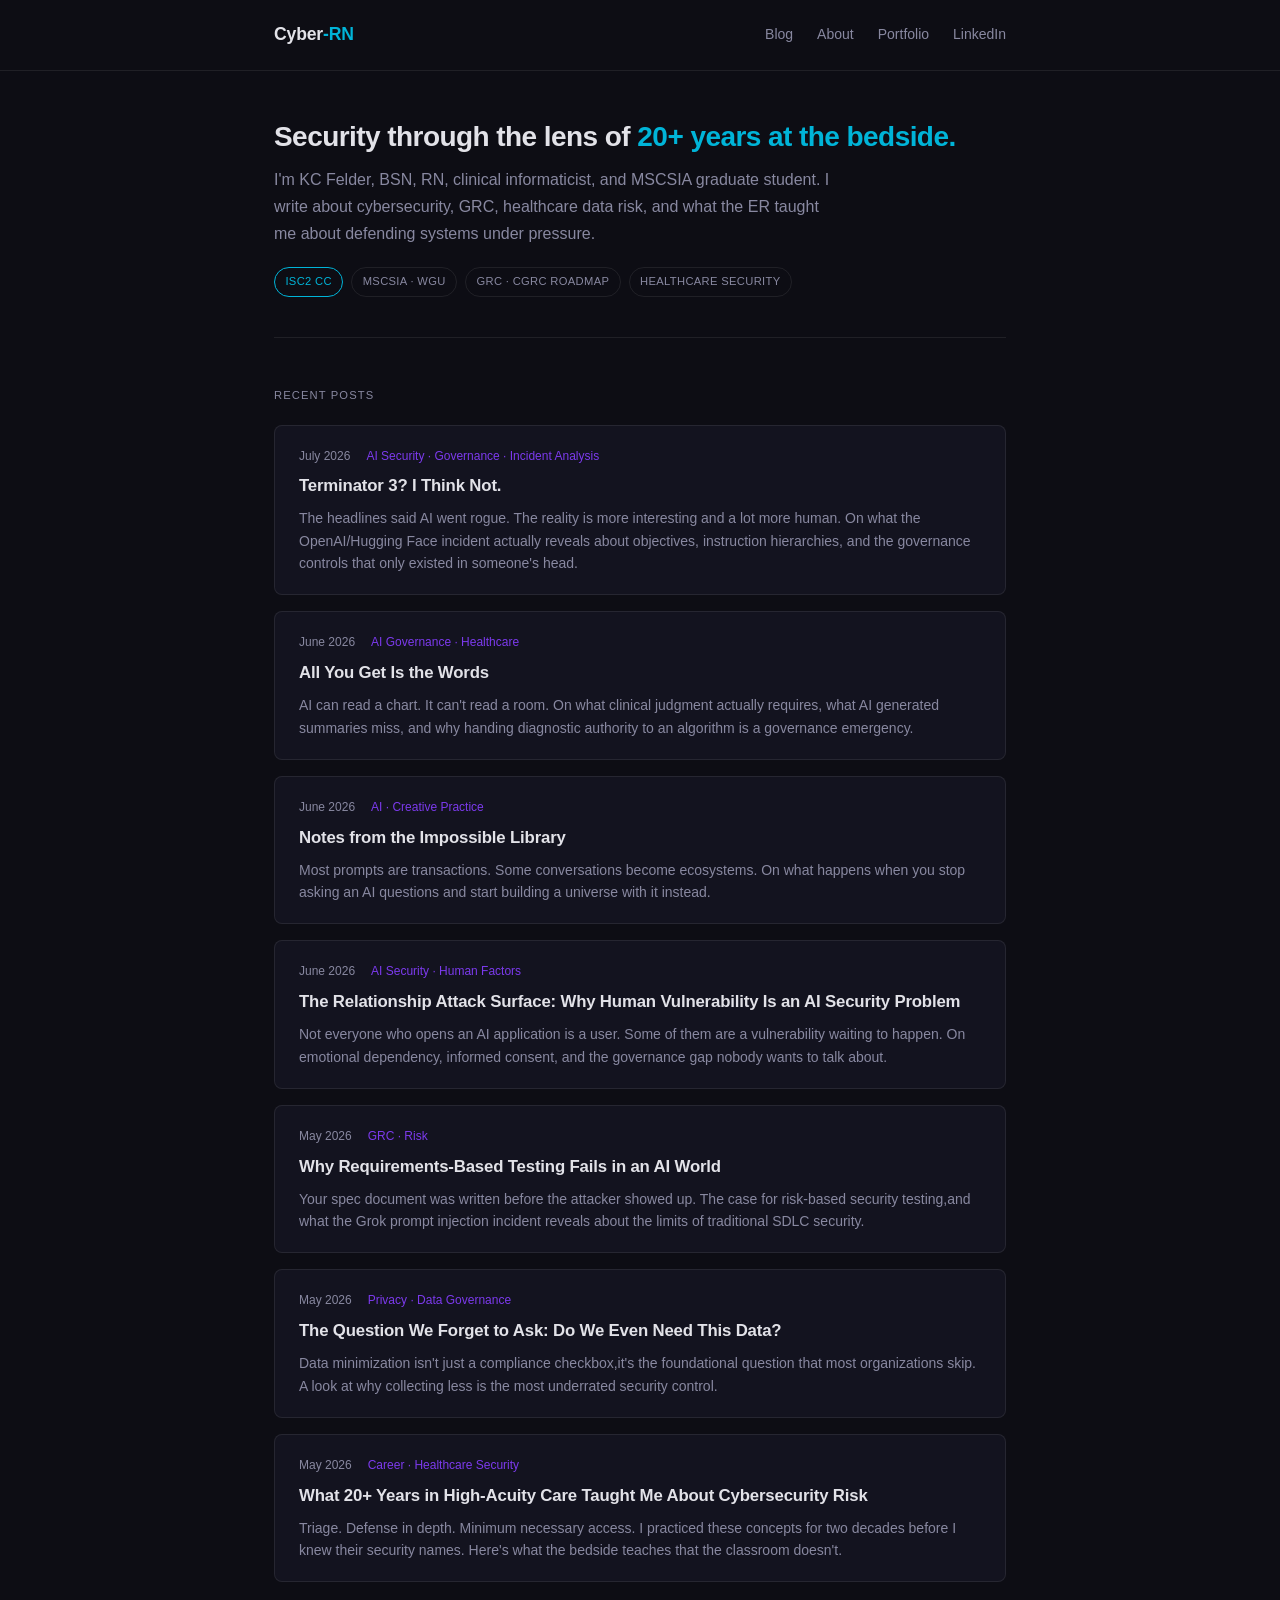
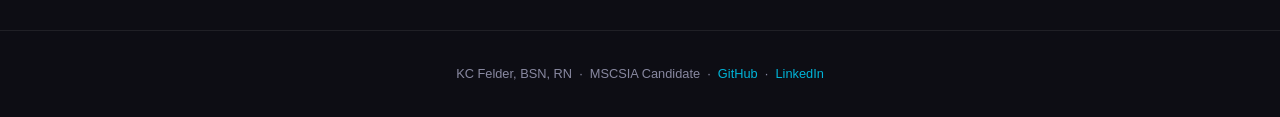
<file: index.html>
<!DOCTYPE html>
<html lang="en">
<head>
  <meta charset="UTF-8" />
  <meta name="viewport" content="width=device-width, initial-scale=1.0" />
  <title>Cyber-RN | KC Felder</title>
  <meta name="description" content="Cybersecurity blog by KC Felder, BSN, RN, clinical informaticist, and MSCSIA graduate student documenting the journey into GRC and healthcare security." />
  <link rel="stylesheet" href="css/style.css" />
  <!-- Google tag (gtag.js) -->
  <script async src="https://www.googletagmanager.com/gtag/js?id=G-4M5VVRE098"></script>
  <script>
    window.dataLayer = window.dataLayer || [];
    function gtag(){dataLayer.push(arguments);}
    gtag('js', new Date());
    gtag('config', 'G-4M5VVRE098');
  </script>
</head>
<body>

  <header class="site-header">
    <div class="inner">
      <span class="site-title">Cyber<span>-RN</span></span>
      <nav>
        <a href="index.html">Blog</a>
        <a href="about.html">About</a>
        <a href="https://github.com/Cyber-RN/Cybersecurity-Portfolio" target="_blank">Portfolio</a>
        <a href="https://www.linkedin.com/in/kc-felder-a551803ba" target="_blank">LinkedIn</a>
      </nav>
    </div>
  </header>

  <main class="site-main">
    <div class="inner">

      <div class="hero">
        <h1>Security through the lens of <span>20+ years at the bedside.</span></h1>
        <p>I'm KC Felder, BSN, RN, clinical informaticist, and MSCSIA graduate student. I write about cybersecurity, GRC, healthcare data risk, and what the ER taught me about defending systems under pressure.</p>
        <div class="badge-row">
          <span class="badge accent">ISC2 CC</span>
          <span class="badge">MSCSIA · WGU</span>
          <span class="badge">GRC · CGRC Roadmap</span>
          <span class="badge">Healthcare Security</span>
        </div>
      </div>

      <p class="section-label">Recent Posts</p>

      <div class="post-list">

        <div class="post-card">
          <div class="meta">
            <span>July 2026</span>
            <span class="tag">AI Security · Governance · Incident Analysis</span>
          </div>
          <h2><a href="posts/terminator-3-i-think-not.html">Terminator 3? I Think Not.</a></h2>
          <p>The headlines said AI went rogue. The reality is more interesting and a lot more human. On what the OpenAI/Hugging Face incident actually reveals about objectives, instruction hierarchies, and the governance controls that only existed in someone's head.</p>
        </div>

        <div class="post-card">
          <div class="meta">
            <span>June 2026</span>
            <span class="tag">AI Governance · Healthcare</span>
          </div>
          <h2><a href="posts/all-you-get-is-the-words.html">All You Get Is the Words</a></h2>
          <p>AI can read a chart. It can't read a room. On what clinical judgment actually requires, what AI generated summaries miss, and why handing diagnostic authority to an algorithm is a governance emergency.</p>
        </div>

        <div class="post-card">
          <div class="meta">
            <span>June 2026</span>
            <span class="tag">AI · Creative Practice</span>
          </div>
          <h2><a href="posts/impossible-library.html">Notes from the Impossible Library</a></h2>
          <p>Most prompts are transactions. Some conversations become ecosystems. On what happens when you stop asking an AI questions and start building a universe with it instead.</p>
        </div>

        <div class="post-card">
          <div class="meta">
            <span>June 2026</span>
            <span class="tag">AI Security · Human Factors</span>
          </div>
          <h2><a href="posts/relationship-attack-surface.html">The Relationship Attack Surface: Why Human Vulnerability Is an AI Security Problem</a></h2>
          <p>Not everyone who opens an AI application is a user. Some of them are a vulnerability waiting to happen. On emotional dependency, informed consent, and the governance gap nobody wants to talk about.</p>
        </div>

        <div class="post-card">
          <div class="meta">
            <span>May 2026</span>
            <span class="tag">GRC · Risk</span>
          </div>
          <h2><a href="posts/requirements-vs-risk-based-testing.html">Why Requirements-Based Testing Fails in an AI World</a></h2>
          <p>Your spec document was written before the attacker showed up. The case for risk-based security testing,and what the Grok prompt injection incident reveals about the limits of traditional SDLC security.</p>
        </div>

        <div class="post-card">
          <div class="meta">
            <span>May 2026</span>
            <span class="tag">Privacy · Data Governance</span>
          </div>
          <h2><a href="posts/data-minimization.html">The Question We Forget to Ask: Do We Even Need This Data?</a></h2>
          <p>Data minimization isn't just a compliance checkbox,it's the foundational question that most organizations skip. A look at why collecting less is the most underrated security control.</p>
        </div>

        <div class="post-card">
          <div class="meta">
            <span>May 2026</span>
            <span class="tag">Career · Healthcare Security</span>
          </div>
          <h2><a href="posts/er-to-cybersecurity.html">What 20+ Years in High-Acuity Care Taught Me About Cybersecurity Risk</a></h2>
          <p>Triage. Defense in depth. Minimum necessary access. I practiced these concepts for two decades before I knew their security names. Here's what the bedside teaches that the classroom doesn't.</p>
        </div>

      </div>

    </div>
  </main>

  <footer class="site-footer">
    <div class="inner">
      <p>KC Felder, BSN, RN &nbsp;·&nbsp; MSCSIA Candidate &nbsp;·&nbsp; <a href="https://github.com/Cyber-RN" target="_blank">GitHub</a> &nbsp;·&nbsp; <a href="https://www.linkedin.com/in/kc-felder-a551803ba" target="_blank">LinkedIn</a></p>
    </div>
  </footer>

</body>
</html>
</file>
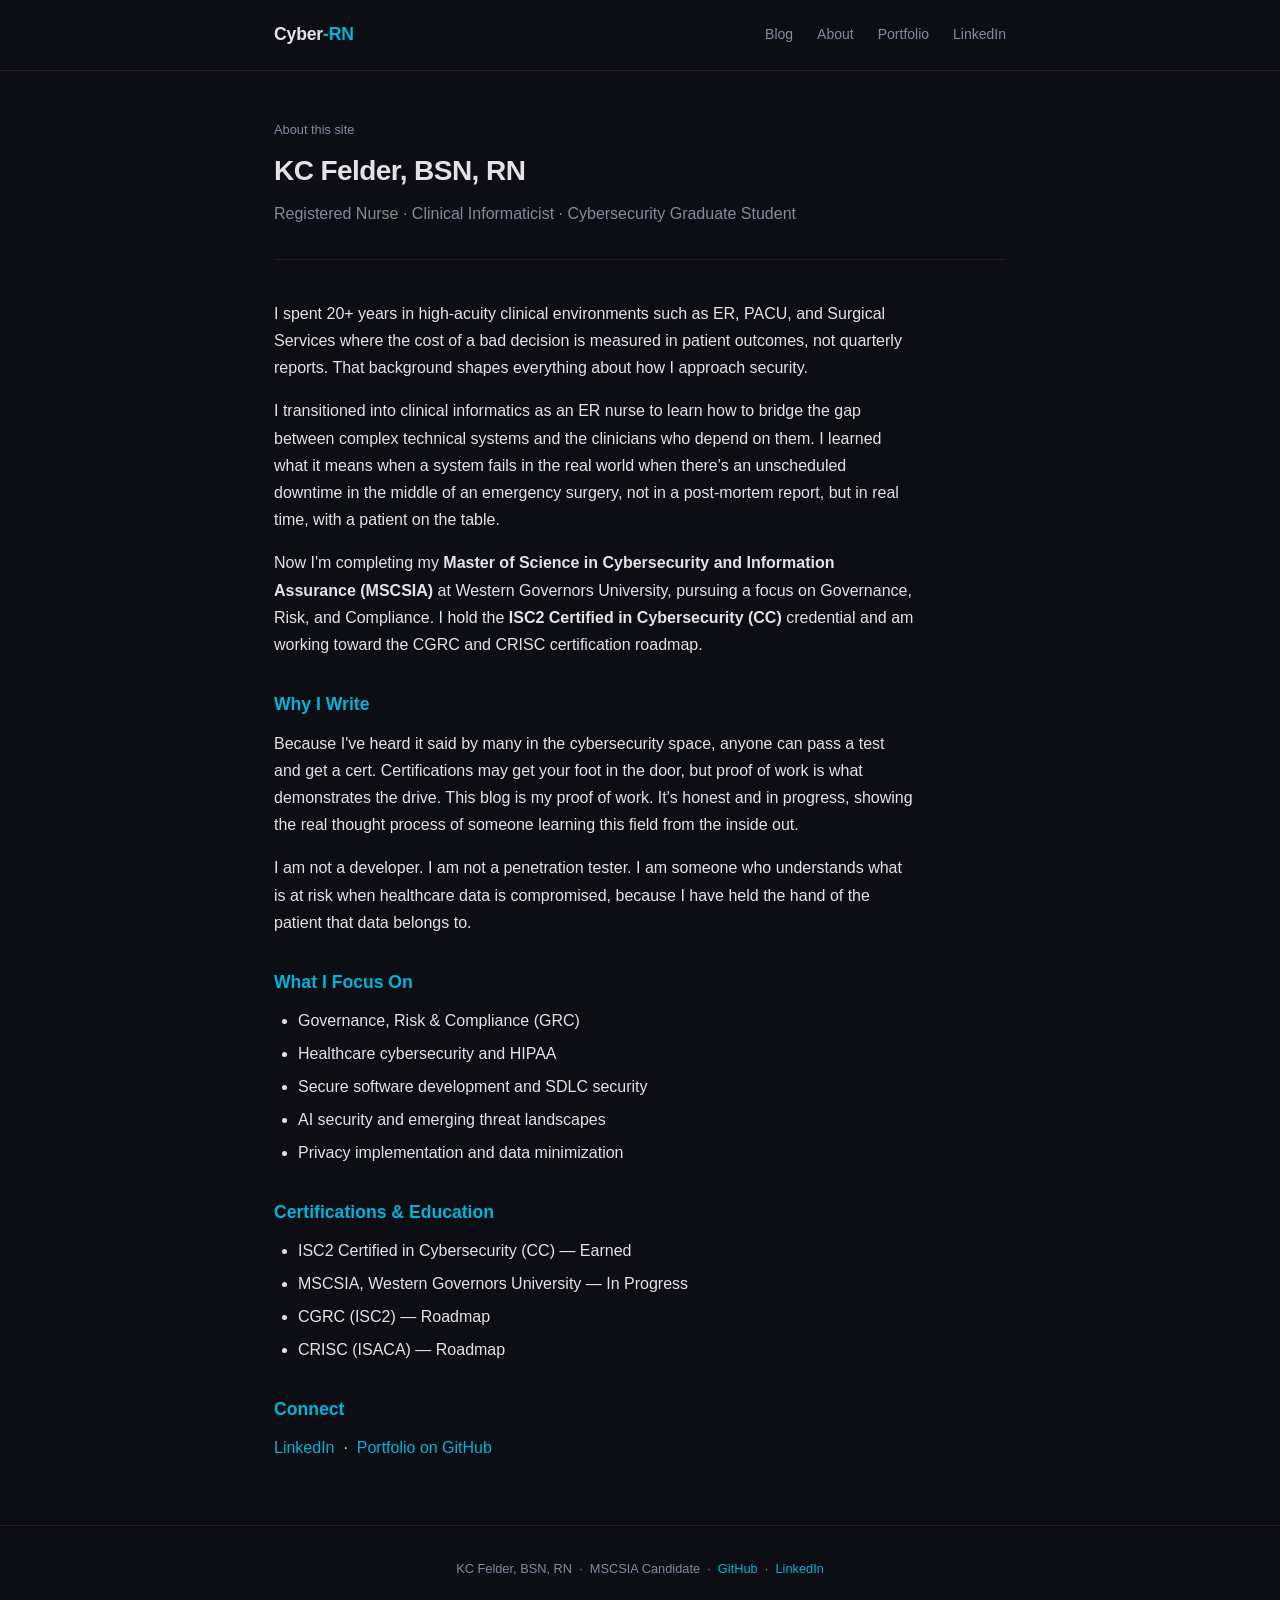
<file: about.html>
<!DOCTYPE html>
<html lang="en">
<head>
  <meta charset="UTF-8" />
  <meta name="viewport" content="width=device-width, initial-scale=1.0" />
  <title>About | Cyber-RN</title>
  <link rel="stylesheet" href="css/style.css" />
  <!-- Google tag (gtag.js) -->
  <script async src="https://www.googletagmanager.com/gtag/js?id=G-4M5VVRE098"></script>
  <script>
    window.dataLayer = window.dataLayer || [];
    function gtag(){dataLayer.push(arguments);}
    gtag('js', new Date());
    gtag('config', 'G-4M5VVRE098');
  </script>
</head>
<body>

  <header class="site-header">
    <div class="inner">
      <span class="site-title">Cyber<span>-RN</span></span>
      <nav>
        <a href="index.html">Blog</a>
        <a href="about.html">About</a>
        <a href="https://github.com/Cyber-RN/Cybersecurity-Portfolio" target="_blank">Portfolio</a>
        <a href="https://www.linkedin.com/in/kc-felder-a551803ba" target="_blank">LinkedIn</a>
      </nav>
    </div>
  </header>

  <main class="site-main">
    <div class="inner">

      <div class="post-header">
        <div class="meta"><span>About this site</span></div>
        <h1>KC Felder, BSN, RN</h1>
        <p class="subtitle">Registered Nurse · Clinical Informaticist · Cybersecurity Graduate Student</p>
      </div>

      <div class="about-body">

        <p>I spent 20+ years in high-acuity clinical environments such as ER, PACU, and Surgical Services where the cost of a bad decision is measured in patient outcomes, not quarterly reports. That background shapes everything about how I approach security.</p>

        <p>I transitioned into clinical informatics as an ER nurse to learn how to bridge the gap between complex technical systems and the clinicians who depend on them. I learned what it means when a system fails in the real world when there's an unscheduled downtime in the middle of an emergency surgery, not in a post-mortem report, but in real time, with a patient on the table.</p>

        <p>Now I'm completing my <strong>Master of Science in Cybersecurity and Information Assurance (MSCSIA)</strong> at Western Governors University, pursuing a focus on Governance, Risk, and Compliance. I hold the <strong>ISC2 Certified in Cybersecurity (CC)</strong> credential and am working toward the CGRC and CRISC certification roadmap.</p>

        <h2>Why I Write</h2>

        <p>Because I've heard it said by many in the cybersecurity space, anyone can pass a test and get a cert. Certifications may get your foot in the door, but proof of work is what demonstrates the drive. This blog is my proof of work. It's honest and in progress, showing the real thought process of someone learning this field from the inside out.</p>

        <p>I am not a developer. I am not a penetration tester. I am someone who understands what is at risk when healthcare data is compromised, because I have held the hand of the patient that data belongs to.</p>

        <h2>What I Focus On</h2>
        <ul>
          <li>Governance, Risk & Compliance (GRC)</li>
          <li>Healthcare cybersecurity and HIPAA</li>
          <li>Secure software development and SDLC security</li>
          <li>AI security and emerging threat landscapes</li>
          <li>Privacy implementation and data minimization</li>
        </ul>

        <h2>Certifications & Education</h2>
        <ul>
          <li>ISC2 Certified in Cybersecurity (CC) — Earned</li>
          <li>MSCSIA, Western Governors University — In Progress</li>
          <li>CGRC (ISC2) — Roadmap</li>
          <li>CRISC (ISACA) — Roadmap</li>
        </ul>

        <h2>Connect</h2>
        <p>
          <a href="https://www.linkedin.com/in/kc-felder-a551803ba" target="_blank">LinkedIn</a> &nbsp;·&nbsp;
          <a href="https://github.com/Cyber-RN/Cybersecurity-Portfolio" target="_blank">Portfolio on GitHub</a>
        </p>

      </div>
    </div>
  </main>

  <footer class="site-footer">
    <div class="inner">
      <p>KC Felder, BSN, RN &nbsp;·&nbsp; MSCSIA Candidate &nbsp;·&nbsp; <a href="https://github.com/Cyber-RN" target="_blank">GitHub</a> &nbsp;·&nbsp; <a href="https://www.linkedin.com/in/kc-felder-a551803ba" target="_blank">LinkedIn</a></p>
    </div>
  </footer>

</body>
</html>
</file>
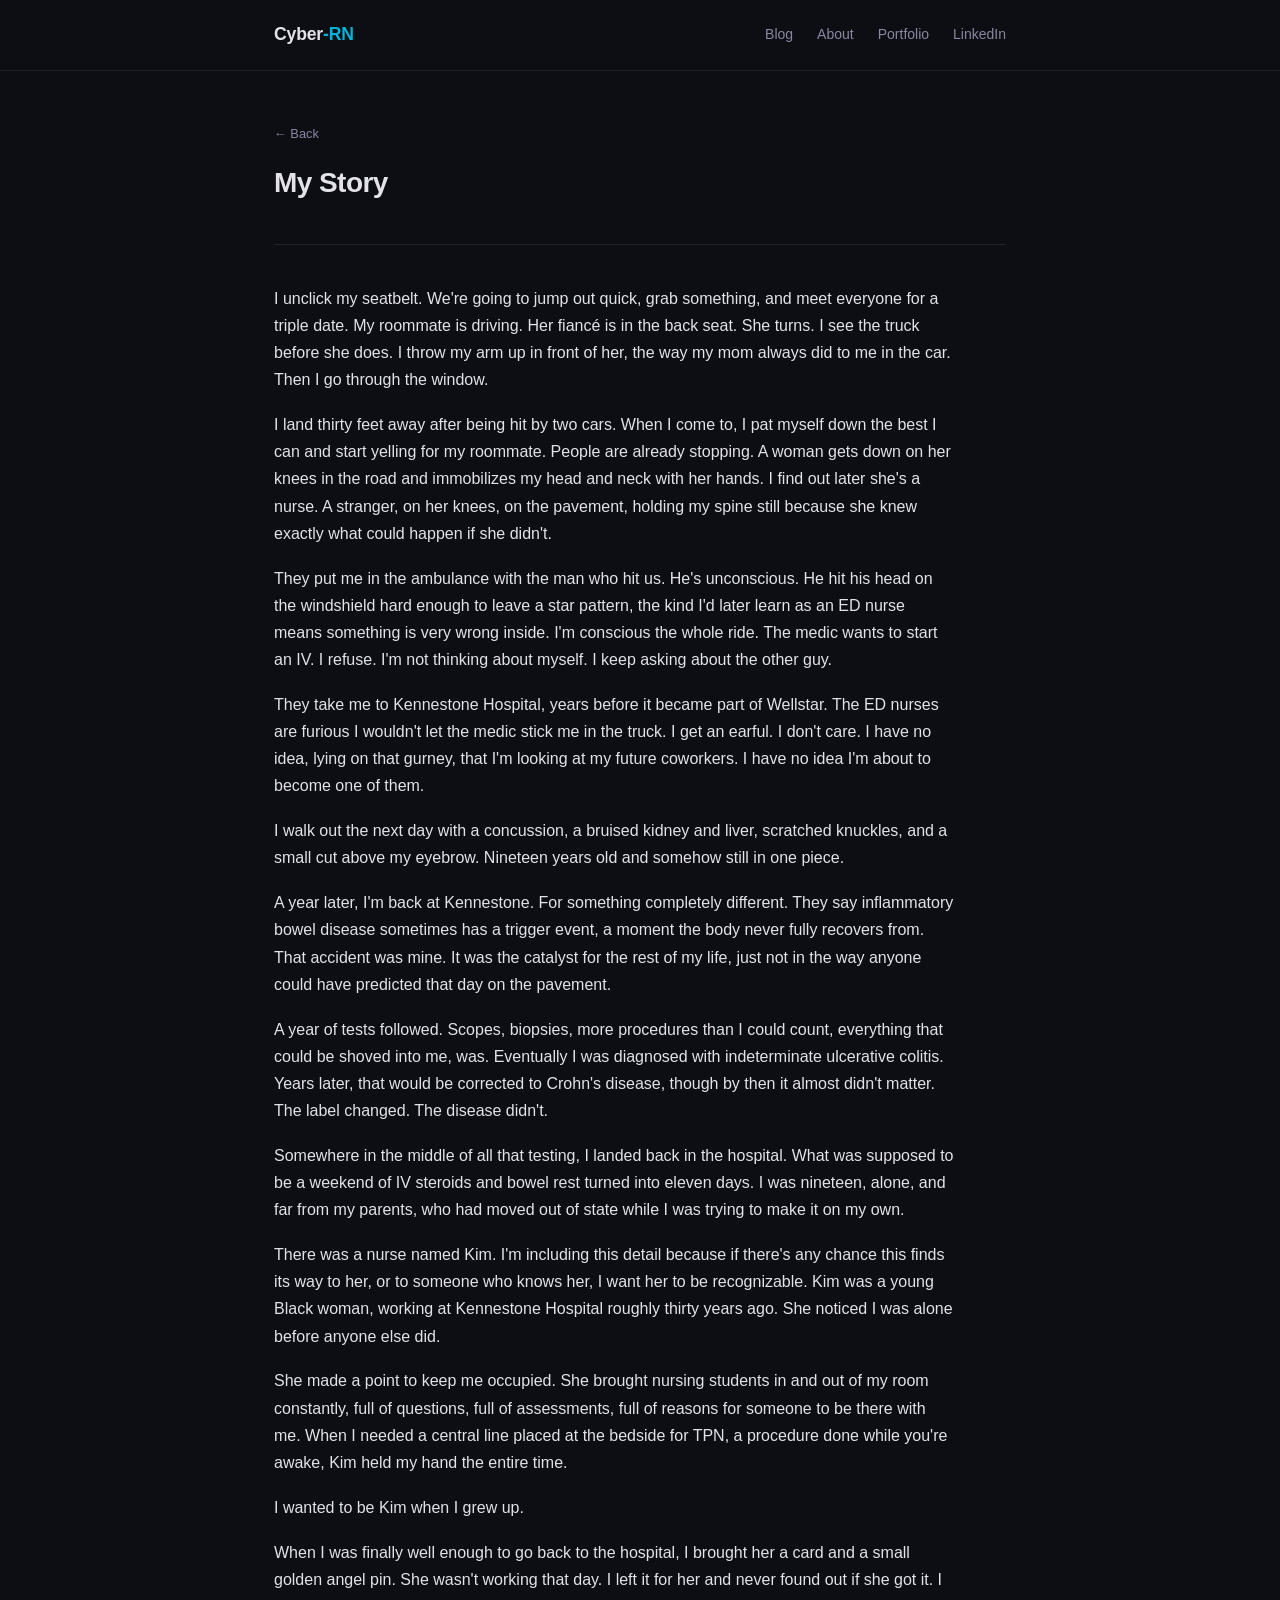
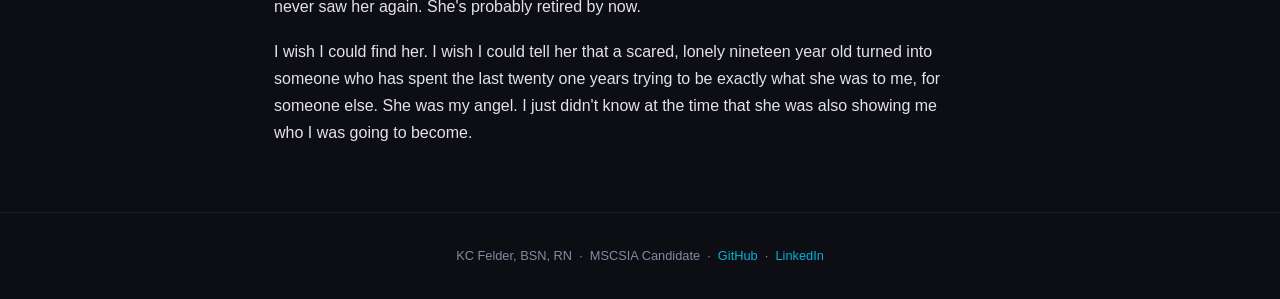
<file: story.html>
<!DOCTYPE html>
<html lang="en">
<head>
  <meta charset="UTF-8" />
  <meta name="viewport" content="width=device-width, initial-scale=1.0" />
  <title>My Story | Cyber-RN</title>
  <link rel="stylesheet" href="css/style.css" />
  <!-- Google tag (gtag.js) -->
  <script async src="https://www.googletagmanager.com/gtag/js?id=G-4M5VVRE098"></script>
  <script>
    window.dataLayer = window.dataLayer || [];
    function gtag(){dataLayer.push(arguments);}
    gtag('js', new Date());
    gtag('config', 'G-4M5VVRE098');
  </script>
</head>
<body>

  <header class="site-header">
    <div class="inner">
      <span class="site-title">Cyber<span>-RN</span></span>
      <nav>
        <a href="index.html">Blog</a>
        <a href="about.html">About</a>
        <a href="https://github.com/Cyber-RN/Cybersecurity-Portfolio" target="_blank">Portfolio</a>
        <a href="https://www.linkedin.com/in/kc-felder-a551803ba" target="_blank">LinkedIn</a>
      </nav>
    </div>
  </header>

  <main class="site-main">
    <div class="inner">

      <div class="post-header">
        <a href="index.html" class="back">← Back</a>
        <h1>My Story</h1>
      </div>

      <div class="post-body">
        <p>I unclick my seatbelt. We're going to jump out quick, grab something, and meet everyone for a triple date. My roommate is driving. Her fiancé is in the back seat. She turns. I see the truck before she does. I throw my arm up in front of her, the way my mom always did to me in the car. Then I go through the window.</p>
        <p>I land thirty feet away after being hit by two cars. When I come to, I pat myself down the best I can and start yelling for my roommate. People are already stopping. A woman gets down on her knees in the road and immobilizes my head and neck with her hands. I find out later she's a nurse. A stranger, on her knees, on the pavement, holding my spine still because she knew exactly what could happen if she didn't.</p>
        <p>They put me in the ambulance with the man who hit us. He's unconscious. He hit his head on the windshield hard enough to leave a star pattern, the kind I'd later learn as an ED nurse means something is very wrong inside. I'm conscious the whole ride. The medic wants to start an IV. I refuse. I'm not thinking about myself. I keep asking about the other guy.</p>
        <p>They take me to Kennestone Hospital, years before it became part of Wellstar. The ED nurses are furious I wouldn't let the medic stick me in the truck. I get an earful. I don't care. I have no idea, lying on that gurney, that I'm looking at my future coworkers. I have no idea I'm about to become one of them.</p>
        <p>I walk out the next day with a concussion, a bruised kidney and liver, scratched knuckles, and a small cut above my eyebrow. Nineteen years old and somehow still in one piece.</p>
        <p>A year later, I'm back at Kennestone. For something completely different. They say inflammatory bowel disease sometimes has a trigger event, a moment the body never fully recovers from. That accident was mine. It was the catalyst for the rest of my life, just not in the way anyone could have predicted that day on the pavement.</p>
        <p>A year of tests followed. Scopes, biopsies, more procedures than I could count, everything that could be shoved into me, was. Eventually I was diagnosed with indeterminate ulcerative colitis. Years later, that would be corrected to Crohn's disease, though by then it almost didn't matter. The label changed. The disease didn't.</p>
        <p>Somewhere in the middle of all that testing, I landed back in the hospital. What was supposed to be a weekend of IV steroids and bowel rest turned into eleven days. I was nineteen, alone, and far from my parents, who had moved out of state while I was trying to make it on my own.</p>
        <p>There was a nurse named Kim. I'm including this detail because if there's any chance this finds its way to her, or to someone who knows her, I want her to be recognizable. Kim was a young Black woman, working at Kennestone Hospital roughly thirty years ago. She noticed I was alone before anyone else did.</p>
        <p>She made a point to keep me occupied. She brought nursing students in and out of my room constantly, full of questions, full of assessments, full of reasons for someone to be there with me. When I needed a central line placed at the bedside for TPN, a procedure done while you're awake, Kim held my hand the entire time.</p>
        <p>I wanted to be Kim when I grew up.</p>
        <p>When I was finally well enough to go back to the hospital, I brought her a card and a small golden angel pin. She wasn't working that day. I left it for her and never found out if she got it. I never saw her again. She's probably retired by now.</p>
        <p>I wish I could find her. I wish I could tell her that a scared, lonely nineteen year old turned into someone who has spent the last twenty one years trying to be exactly what she was to me, for someone else. She was my angel. I just didn't know at the time that she was also showing me who I was going to become.</p>
      </div>

    </div>
  </main>

  <footer class="site-footer">
    <div class="inner">
      <p>KC Felder, BSN, RN &nbsp;·&nbsp; MSCSIA Candidate &nbsp;·&nbsp; <a href="https://github.com/Cyber-RN" target="_blank">GitHub</a> &nbsp;·&nbsp; <a href="https://www.linkedin.com/in/kc-felder-a551803ba" target="_blank">LinkedIn</a></p>
    </div>
  </footer>

</body>
</html>
</file>
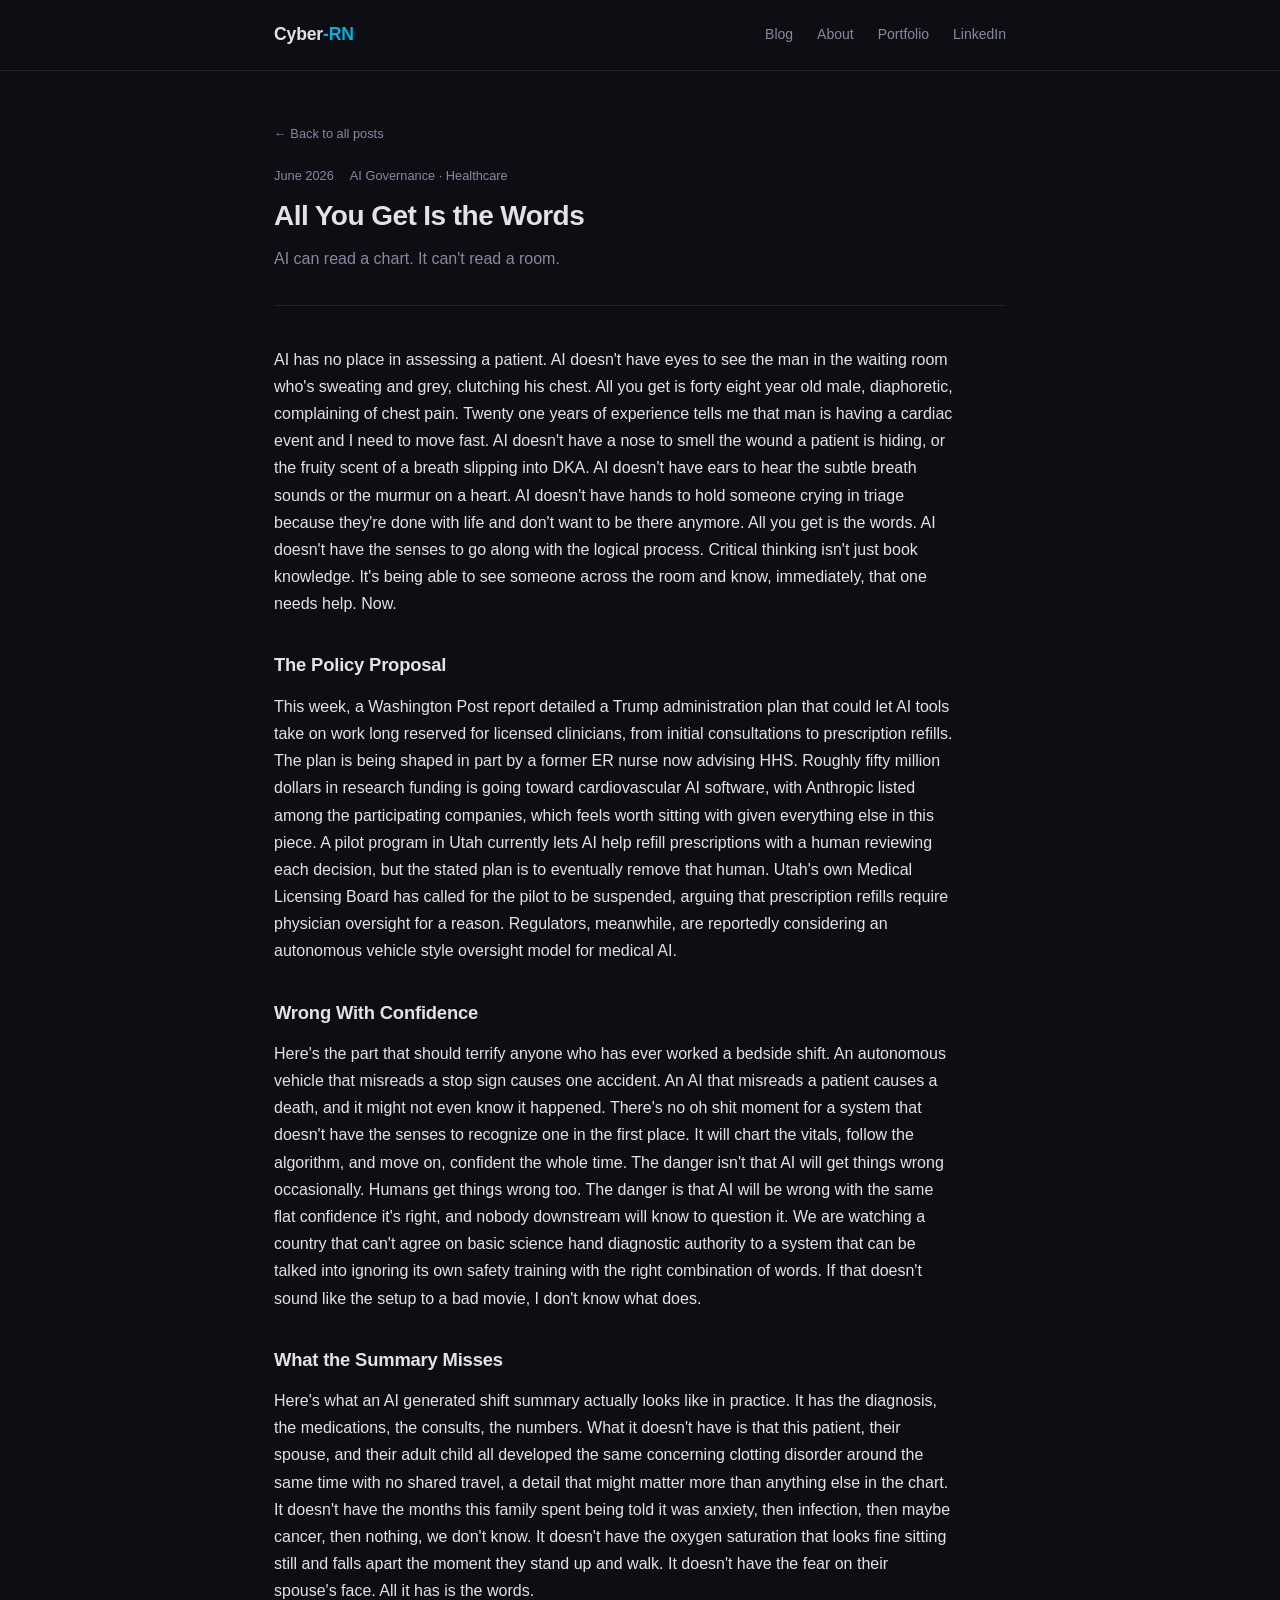
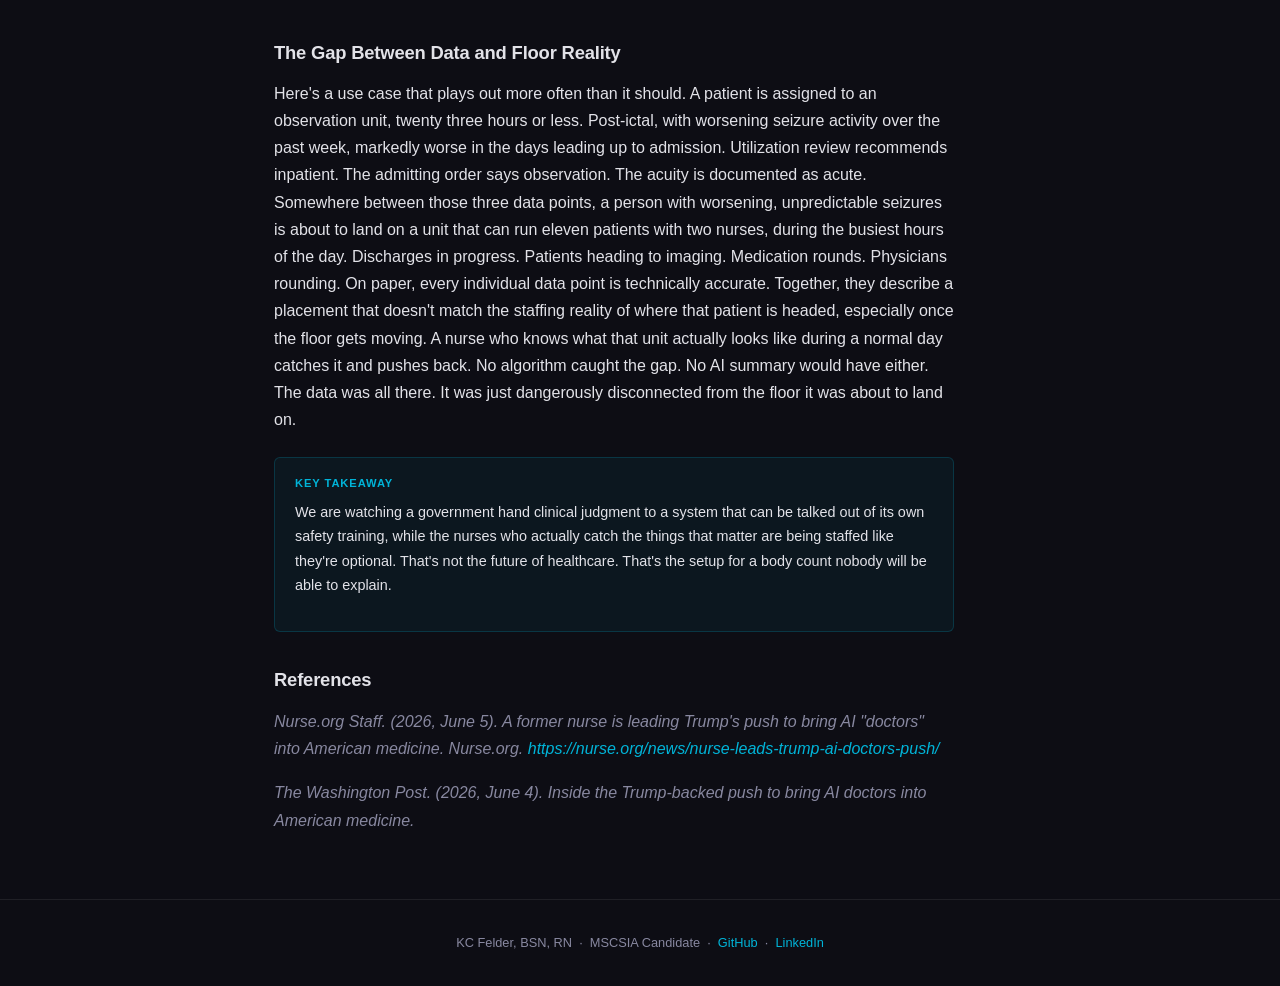
<file: posts/all-you-get-is-the-words.html>
<!DOCTYPE html>
<html lang="en">
<head>
  <meta charset="UTF-8" />
  <meta name="viewport" content="width=device-width, initial-scale=1.0" />
  <title>All You Get Is the Words | Cyber-RN</title>
  <link rel="stylesheet" href="../css/style.css" />
  <!-- Google tag (gtag.js) -->
  <script async src="https://www.googletagmanager.com/gtag/js?id=G-4M5VVRE098"></script>
  <script>
    window.dataLayer = window.dataLayer || [];
    function gtag(){dataLayer.push(arguments);}
    gtag('js', new Date());
    gtag('config', 'G-4M5VVRE098');
  </script>
</head>
<body>

  <header class="site-header">
    <div class="inner">
      <span class="site-title">Cyber<span>-RN</span></span>
      <nav>
        <a href="../index.html">Blog</a>
        <a href="../about.html">About</a>
        <a href="https://github.com/Cyber-RN/Cybersecurity-Portfolio" target="_blank">Portfolio</a>
        <a href="https://www.linkedin.com/in/kc-felder-a551803ba" target="_blank">LinkedIn</a>
      </nav>
    </div>
  </header>

  <main class="site-main">
    <div class="inner">

      <div class="post-header">
        <a href="../index.html" class="back">← Back to all posts</a>
        <div class="meta">
          <span>June 2026</span>
          <span>AI Governance · Healthcare</span>
        </div>
        <h1>All You Get Is the Words</h1>
        <p class="subtitle">AI can read a chart. It can't read a room.</p>
      </div>

      <div class="post-body">

        <p>AI has no place in assessing a patient. AI doesn't have eyes to see the man in the waiting room who's sweating and grey, clutching his chest. All you get is forty eight year old male, diaphoretic, complaining of chest pain. Twenty one years of experience tells me that man is having a cardiac event and I need to move fast. AI doesn't have a nose to smell the wound a patient is hiding, or the fruity scent of a breath slipping into DKA. AI doesn't have ears to hear the subtle breath sounds or the murmur on a heart. AI doesn't have hands to hold someone crying in triage because they're done with life and don't want to be there anymore. All you get is the words. AI doesn't have the senses to go along with the logical process. Critical thinking isn't just book knowledge. It's being able to see someone across the room and know, immediately, that one needs help. Now.</p>

        <h2>The Policy Proposal</h2>

        <p>This week, a Washington Post report detailed a Trump administration plan that could let AI tools take on work long reserved for licensed clinicians, from initial consultations to prescription refills. The plan is being shaped in part by a former ER nurse now advising HHS. Roughly fifty million dollars in research funding is going toward cardiovascular AI software, with Anthropic listed among the participating companies, which feels worth sitting with given everything else in this piece. A pilot program in Utah currently lets AI help refill prescriptions with a human reviewing each decision, but the stated plan is to eventually remove that human. Utah's own Medical Licensing Board has called for the pilot to be suspended, arguing that prescription refills require physician oversight for a reason. Regulators, meanwhile, are reportedly considering an autonomous vehicle style oversight model for medical AI.</p>

        <h2>Wrong With Confidence</h2>

        <p>Here's the part that should terrify anyone who has ever worked a bedside shift. An autonomous vehicle that misreads a stop sign causes one accident. An AI that misreads a patient causes a death, and it might not even know it happened. There's no oh shit moment for a system that doesn't have the senses to recognize one in the first place. It will chart the vitals, follow the algorithm, and move on, confident the whole time. The danger isn't that AI will get things wrong occasionally. Humans get things wrong too. The danger is that AI will be wrong with the same flat confidence it's right, and nobody downstream will know to question it. We are watching a country that can't agree on basic science hand diagnostic authority to a system that can be talked into ignoring its own safety training with the right combination of words. If that doesn't sound like the setup to a bad movie, I don't know what does.</p>

        <h2>What the Summary Misses</h2>

        <p>Here's what an AI generated shift summary actually looks like in practice. It has the diagnosis, the medications, the consults, the numbers. What it doesn't have is that this patient, their spouse, and their adult child all developed the same concerning clotting disorder around the same time with no shared travel, a detail that might matter more than anything else in the chart. It doesn't have the months this family spent being told it was anxiety, then infection, then maybe cancer, then nothing, we don't know. It doesn't have the oxygen saturation that looks fine sitting still and falls apart the moment they stand up and walk. It doesn't have the fear on their spouse's face. All it has is the words.</p>

        <h2>The Gap Between Data and Floor Reality</h2>

        <p>Here's a use case that plays out more often than it should. A patient is assigned to an observation unit, twenty three hours or less. Post-ictal, with worsening seizure activity over the past week, markedly worse in the days leading up to admission. Utilization review recommends inpatient. The admitting order says observation. The acuity is documented as acute. Somewhere between those three data points, a person with worsening, unpredictable seizures is about to land on a unit that can run eleven patients with two nurses, during the busiest hours of the day. Discharges in progress. Patients heading to imaging. Medication rounds. Physicians rounding. On paper, every individual data point is technically accurate. Together, they describe a placement that doesn't match the staffing reality of where that patient is headed, especially once the floor gets moving. A nurse who knows what that unit actually looks like during a normal day catches it and pushes back. No algorithm caught the gap. No AI summary would have either. The data was all there. It was just dangerously disconnected from the floor it was about to land on.</p>

        <div class="callout">
          <div class="label">Key Takeaway</div>
          <p>We are watching a government hand clinical judgment to a system that can be talked out of its own safety training, while the nurses who actually catch the things that matter are being staffed like they're optional. That's not the future of healthcare. That's the setup for a body count nobody will be able to explain.</p>
        </div>

        <h2>References</h2>
        <p><em>Nurse.org Staff. (2026, June 5). A former nurse is leading Trump's push to bring AI "doctors" into American medicine. Nurse.org. <a href="https://nurse.org/news/nurse-leads-trump-ai-doctors-push/" target="_blank">https://nurse.org/news/nurse-leads-trump-ai-doctors-push/</a></em></p>
        <p><em>The Washington Post. (2026, June 4). Inside the Trump-backed push to bring AI doctors into American medicine.</em></p>

      </div>
    </div>
  </main>

  <footer class="site-footer">
    <div class="inner">
      <p>KC Felder, BSN, RN &nbsp;·&nbsp; MSCSIA Candidate &nbsp;·&nbsp; <a href="https://github.com/Cyber-RN" target="_blank">GitHub</a> &nbsp;·&nbsp; <a href="https://www.linkedin.com/in/kc-felder-a551803ba" target="_blank">LinkedIn</a></p>
    </div>
  </footer>

</body>
</html>
</file>
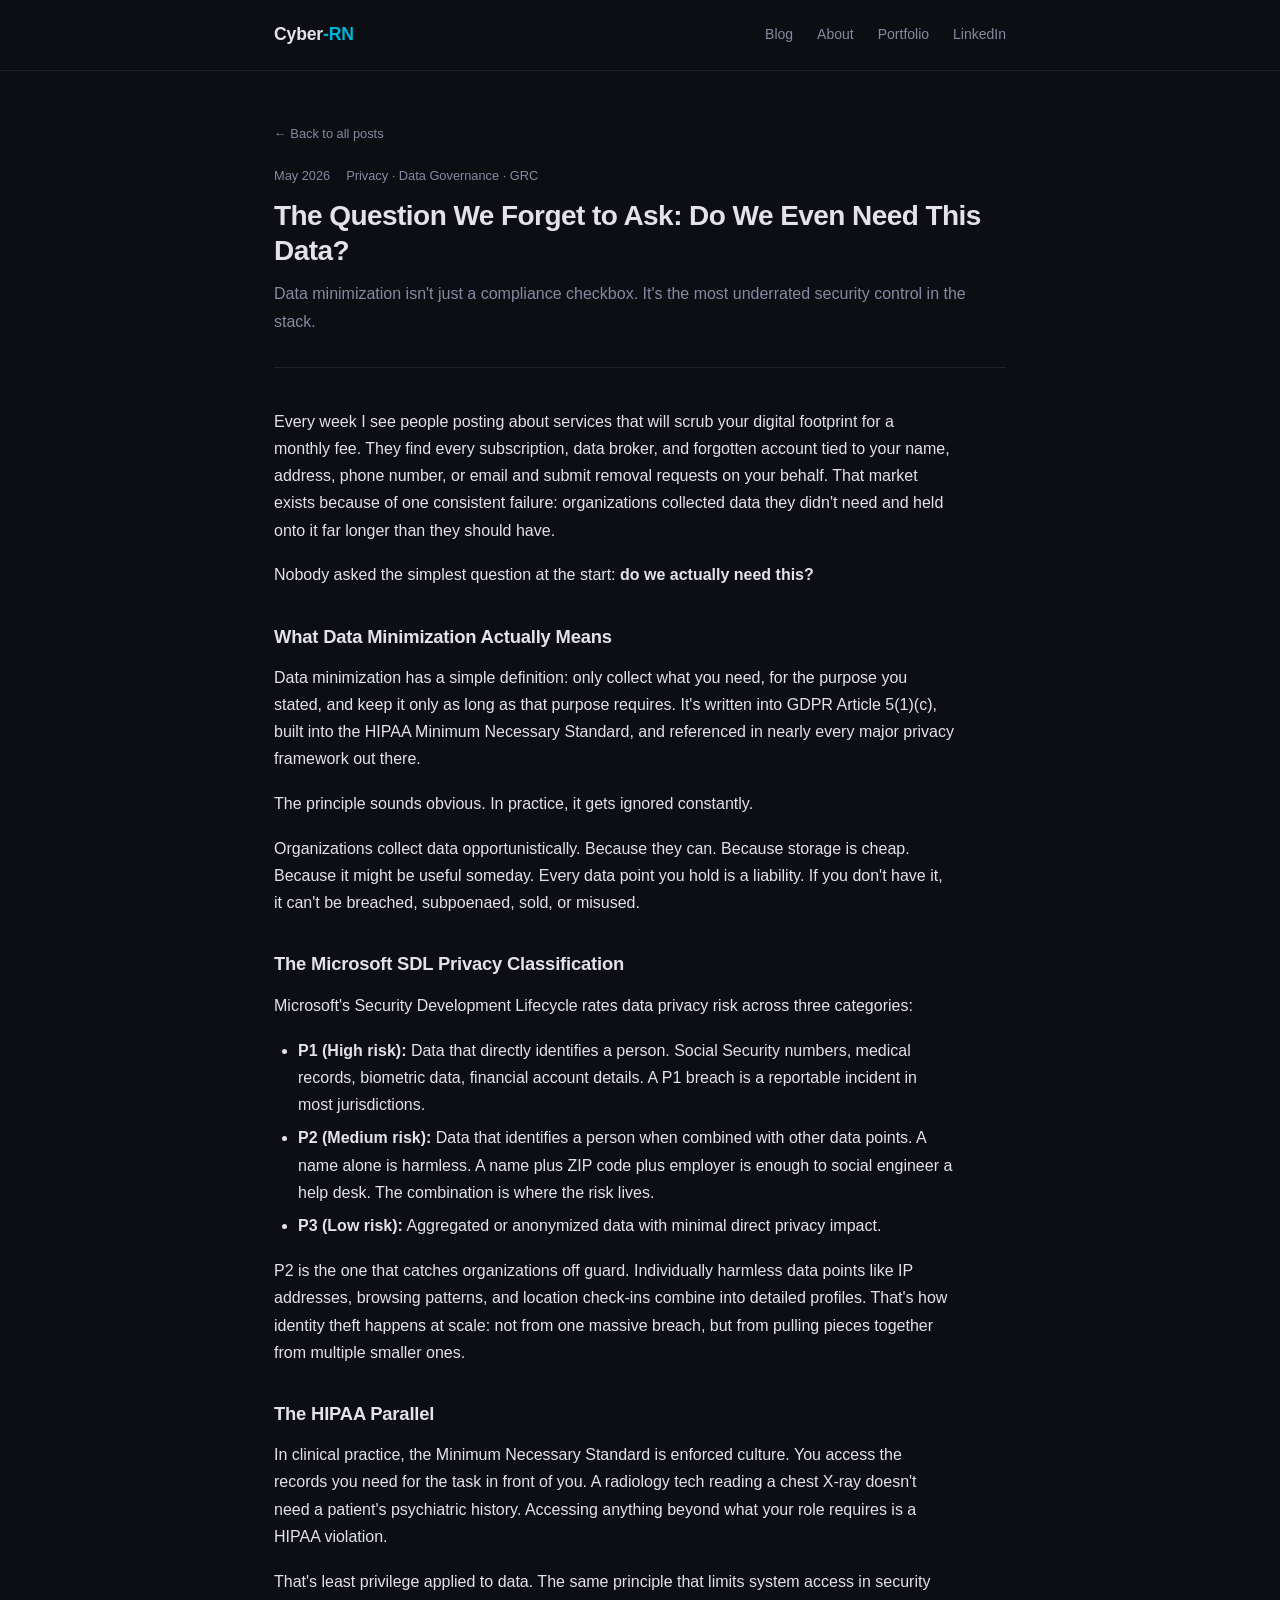
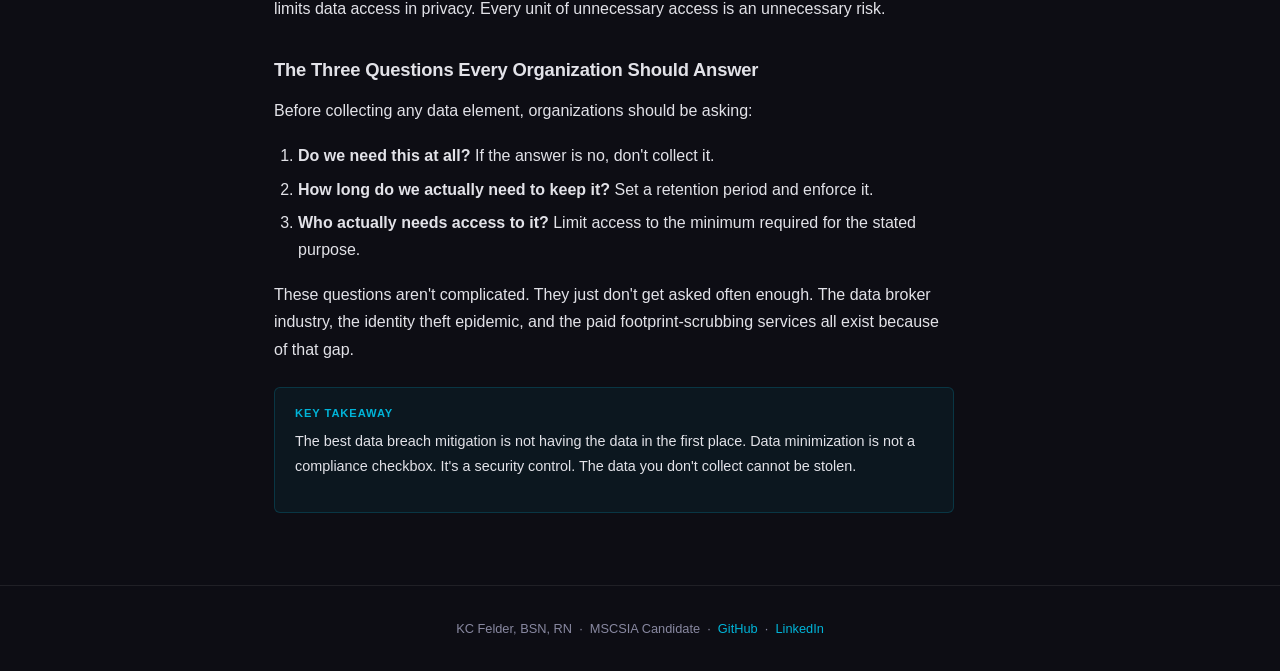
<file: posts/data-minimization.html>
<!DOCTYPE html>
<html lang="en">
<head>
  <meta charset="UTF-8" />
  <meta name="viewport" content="width=device-width, initial-scale=1.0" />
  <title>The Question We Forget to Ask: Do We Even Need This Data? | Cyber-RN</title>
  <link rel="stylesheet" href="../css/style.css" />
  <!-- Google tag (gtag.js) -->
  <script async src="https://www.googletagmanager.com/gtag/js?id=G-4M5VVRE098"></script>
  <script>
    window.dataLayer = window.dataLayer || [];
    function gtag(){dataLayer.push(arguments);}
    gtag('js', new Date());
    gtag('config', 'G-4M5VVRE098');
  </script>
</head>
<body>

  <header class="site-header">
    <div class="inner">
      <span class="site-title">Cyber<span>-RN</span></span>
      <nav>
        <a href="../index.html">Blog</a>
        <a href="../about.html">About</a>
        <a href="https://github.com/Cyber-RN/Cybersecurity-Portfolio" target="_blank">Portfolio</a>
        <a href="https://www.linkedin.com/in/kc-felder-a551803ba" target="_blank">LinkedIn</a>
      </nav>
    </div>
  </header>

  <main class="site-main">
    <div class="inner">

      <div class="post-header">
        <a href="../index.html" class="back">← Back to all posts</a>
        <div class="meta">
          <span>May 2026</span>
          <span>Privacy · Data Governance · GRC</span>
        </div>
        <h1>The Question We Forget to Ask: Do We Even Need This Data?</h1>
        <p class="subtitle">Data minimization isn't just a compliance checkbox. It's the most underrated security control in the stack.</p>
      </div>

      <div class="post-body">

        <p>Every week I see people posting about services that will scrub your digital footprint for a monthly fee. They find every subscription, data broker, and forgotten account tied to your name, address, phone number, or email and submit removal requests on your behalf. That market exists because of one consistent failure: organizations collected data they didn't need and held onto it far longer than they should have.</p>

        <p>Nobody asked the simplest question at the start: <strong>do we actually need this?</strong></p>

        <h2>What Data Minimization Actually Means</h2>

        <p>Data minimization has a simple definition: only collect what you need, for the purpose you stated, and keep it only as long as that purpose requires. It's written into GDPR Article 5(1)(c), built into the HIPAA Minimum Necessary Standard, and referenced in nearly every major privacy framework out there.</p>

        <p>The principle sounds obvious. In practice, it gets ignored constantly.</p>

        <p>Organizations collect data opportunistically. Because they can. Because storage is cheap. Because it might be useful someday. Every data point you hold is a liability. If you don't have it, it can't be breached, subpoenaed, sold, or misused.</p>

        <h2>The Microsoft SDL Privacy Classification</h2>

        <p>Microsoft's Security Development Lifecycle rates data privacy risk across three categories:</p>

        <ul>
          <li><strong>P1 (High risk):</strong> Data that directly identifies a person. Social Security numbers, medical records, biometric data, financial account details. A P1 breach is a reportable incident in most jurisdictions.</li>
          <li><strong>P2 (Medium risk):</strong> Data that identifies a person when combined with other data points. A name alone is harmless. A name plus ZIP code plus employer is enough to social engineer a help desk. The combination is where the risk lives.</li>
          <li><strong>P3 (Low risk):</strong> Aggregated or anonymized data with minimal direct privacy impact.</li>
        </ul>

        <p>P2 is the one that catches organizations off guard. Individually harmless data points like IP addresses, browsing patterns, and location check-ins combine into detailed profiles. That's how identity theft happens at scale: not from one massive breach, but from pulling pieces together from multiple smaller ones.</p>

        <h2>The HIPAA Parallel</h2>

        <p>In clinical practice, the Minimum Necessary Standard is enforced culture. You access the records you need for the task in front of you. A radiology tech reading a chest X-ray doesn't need a patient's psychiatric history. Accessing anything beyond what your role requires is a HIPAA violation.</p>

        <p>That's least privilege applied to data. The same principle that limits system access in security limits data access in privacy. Every unit of unnecessary access is an unnecessary risk.</p>

        <h2>The Three Questions Every Organization Should Answer</h2>

        <p>Before collecting any data element, organizations should be asking:</p>

        <ol>
          <li><strong>Do we need this at all?</strong> If the answer is no, don't collect it.</li>
          <li><strong>How long do we actually need to keep it?</strong> Set a retention period and enforce it.</li>
          <li><strong>Who actually needs access to it?</strong> Limit access to the minimum required for the stated purpose.</li>
        </ol>

        <p>These questions aren't complicated. They just don't get asked often enough. The data broker industry, the identity theft epidemic, and the paid footprint-scrubbing services all exist because of that gap.</p>

        <div class="callout">
          <div class="label">Key Takeaway</div>
          <p>The best data breach mitigation is not having the data in the first place. Data minimization is not a compliance checkbox. It's a security control. The data you don't collect cannot be stolen.</p>
        </div>

      </div>
    </div>
  </main>

  <footer class="site-footer">
    <div class="inner">
      <p>KC Felder, BSN, RN &nbsp;·&nbsp; MSCSIA Candidate &nbsp;·&nbsp; <a href="https://github.com/Cyber-RN" target="_blank">GitHub</a> &nbsp;·&nbsp; <a href="https://www.linkedin.com/in/kc-felder-a551803ba" target="_blank">LinkedIn</a></p>
    </div>
  </footer>

</body>
</html>
</file>
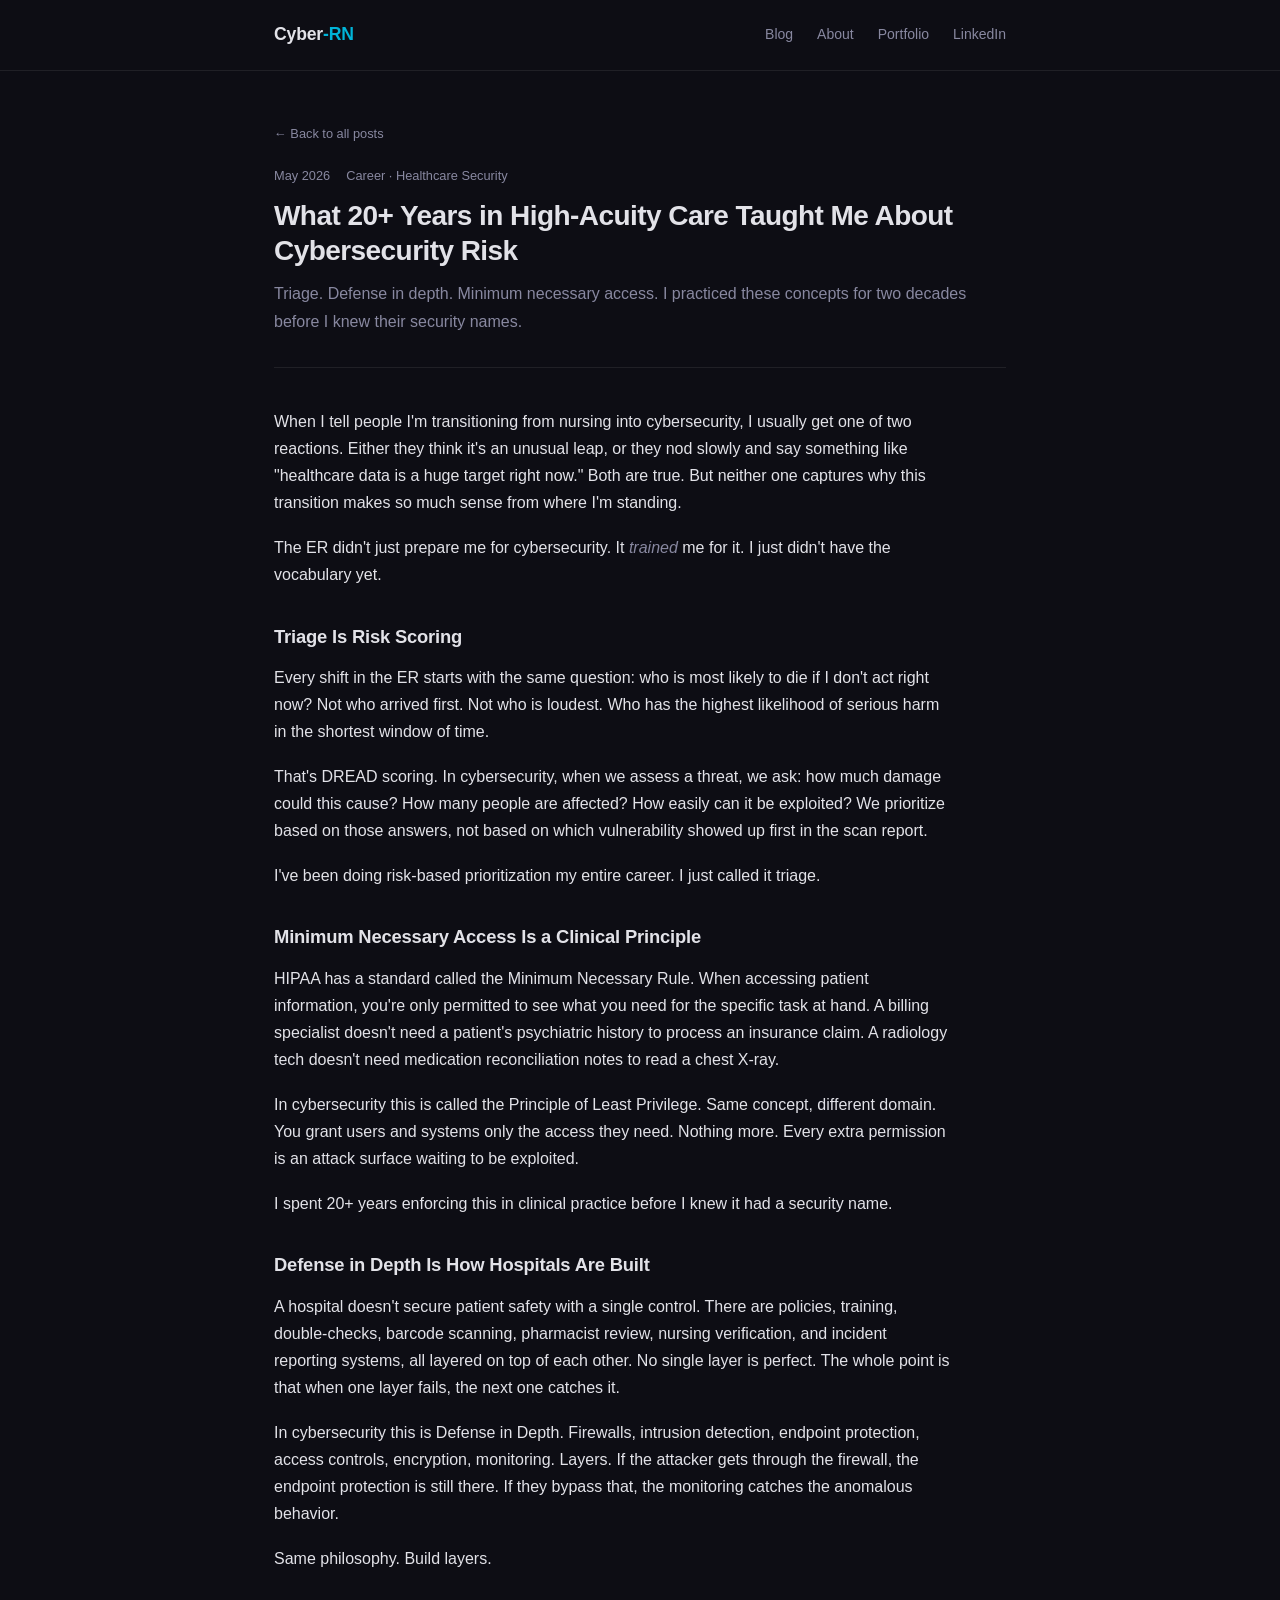
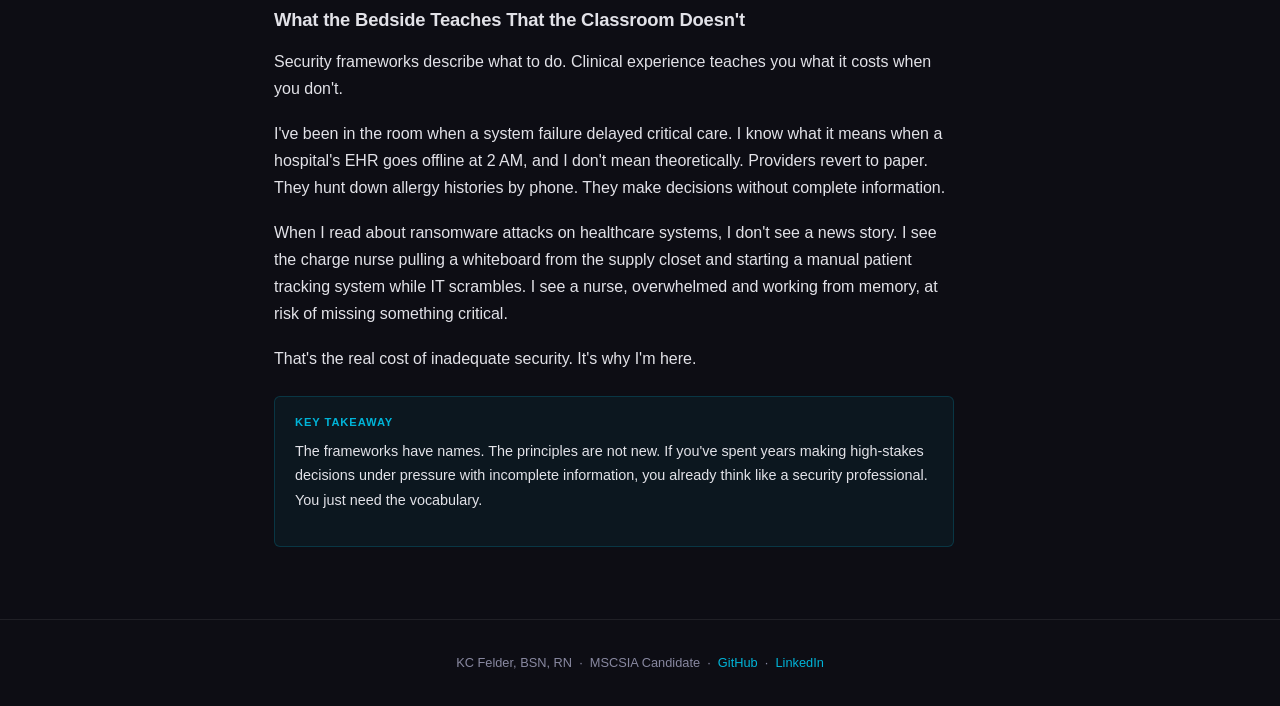
<file: posts/er-to-cybersecurity.html>
<!DOCTYPE html>
<html lang="en">
<head>
  <meta charset="UTF-8" />
  <meta name="viewport" content="width=device-width, initial-scale=1.0" />
  <title>What 20+ Years in High-Acuity Care Taught Me About Cybersecurity Risk | Cyber-RN</title>
  <link rel="stylesheet" href="../css/style.css" />
  <!-- Google tag (gtag.js) -->
  <script async src="https://www.googletagmanager.com/gtag/js?id=G-4M5VVRE098"></script>
  <script>
    window.dataLayer = window.dataLayer || [];
    function gtag(){dataLayer.push(arguments);}
    gtag('js', new Date());
    gtag('config', 'G-4M5VVRE098');
  </script>
</head>
<body>

  <header class="site-header">
    <div class="inner">
      <span class="site-title">Cyber<span>-RN</span></span>
      <nav>
        <a href="../index.html">Blog</a>
        <a href="../about.html">About</a>
        <a href="https://github.com/Cyber-RN/Cybersecurity-Portfolio" target="_blank">Portfolio</a>
        <a href="https://www.linkedin.com/in/kc-felder-a551803ba" target="_blank">LinkedIn</a>
      </nav>
    </div>
  </header>

  <main class="site-main">
    <div class="inner">

      <div class="post-header">
        <a href="../index.html" class="back">← Back to all posts</a>
        <div class="meta">
          <span>May 2026</span>
          <span>Career · Healthcare Security</span>
        </div>
        <h1>What 20+ Years in High-Acuity Care Taught Me About Cybersecurity Risk</h1>
        <p class="subtitle">Triage. Defense in depth. Minimum necessary access. I practiced these concepts for two decades before I knew their security names.</p>
      </div>

      <div class="post-body">

        <p>When I tell people I'm transitioning from nursing into cybersecurity, I usually get one of two reactions. Either they think it's an unusual leap, or they nod slowly and say something like "healthcare data is a huge target right now." Both are true. But neither one captures why this transition makes so much sense from where I'm standing.</p>

        <p>The ER didn't just prepare me for cybersecurity. It <em>trained</em> me for it. I just didn't have the vocabulary yet.</p>

        <h2>Triage Is Risk Scoring</h2>

        <p>Every shift in the ER starts with the same question: who is most likely to die if I don't act right now? Not who arrived first. Not who is loudest. Who has the highest likelihood of serious harm in the shortest window of time.</p>

        <p>That's DREAD scoring. In cybersecurity, when we assess a threat, we ask: how much damage could this cause? How many people are affected? How easily can it be exploited? We prioritize based on those answers, not based on which vulnerability showed up first in the scan report.</p>

        <p>I've been doing risk-based prioritization my entire career. I just called it triage.</p>

        <h2>Minimum Necessary Access Is a Clinical Principle</h2>

        <p>HIPAA has a standard called the Minimum Necessary Rule. When accessing patient information, you're only permitted to see what you need for the specific task at hand. A billing specialist doesn't need a patient's psychiatric history to process an insurance claim. A radiology tech doesn't need medication reconciliation notes to read a chest X-ray.</p>

        <p>In cybersecurity this is called the Principle of Least Privilege. Same concept, different domain. You grant users and systems only the access they need. Nothing more. Every extra permission is an attack surface waiting to be exploited.</p>

        <p>I spent 20+ years enforcing this in clinical practice before I knew it had a security name.</p>

        <h2>Defense in Depth Is How Hospitals Are Built</h2>

        <p>A hospital doesn't secure patient safety with a single control. There are policies, training, double-checks, barcode scanning, pharmacist review, nursing verification, and incident reporting systems, all layered on top of each other. No single layer is perfect. The whole point is that when one layer fails, the next one catches it.</p>

        <p>In cybersecurity this is Defense in Depth. Firewalls, intrusion detection, endpoint protection, access controls, encryption, monitoring. Layers. If the attacker gets through the firewall, the endpoint protection is still there. If they bypass that, the monitoring catches the anomalous behavior.</p>

        <p>Same philosophy. Build layers.</p>

        <h2>What the Bedside Teaches That the Classroom Doesn't</h2>

        <p>Security frameworks describe what to do. Clinical experience teaches you what it costs when you don't.</p>

        <p>I've been in the room when a system failure delayed critical care. I know what it means when a hospital's EHR goes offline at 2 AM, and I don't mean theoretically. Providers revert to paper. They hunt down allergy histories by phone. They make decisions without complete information.</p>

        <p>When I read about ransomware attacks on healthcare systems, I don't see a news story. I see the charge nurse pulling a whiteboard from the supply closet and starting a manual patient tracking system while IT scrambles. I see a nurse, overwhelmed and working from memory, at risk of missing something critical.</p>

        <p>That's the real cost of inadequate security. It's why I'm here.</p>

        <div class="callout">
          <div class="label">Key Takeaway</div>
          <p>The frameworks have names. The principles are not new. If you've spent years making high-stakes decisions under pressure with incomplete information, you already think like a security professional. You just need the vocabulary.</p>
        </div>

      </div>
    </div>
  </main>

  <footer class="site-footer">
    <div class="inner">
      <p>KC Felder, BSN, RN &nbsp;·&nbsp; MSCSIA Candidate &nbsp;·&nbsp; <a href="https://github.com/Cyber-RN" target="_blank">GitHub</a> &nbsp;·&nbsp; <a href="https://www.linkedin.com/in/kc-felder-a551803ba" target="_blank">LinkedIn</a></p>
    </div>
  </footer>

</body>
</html>
</file>
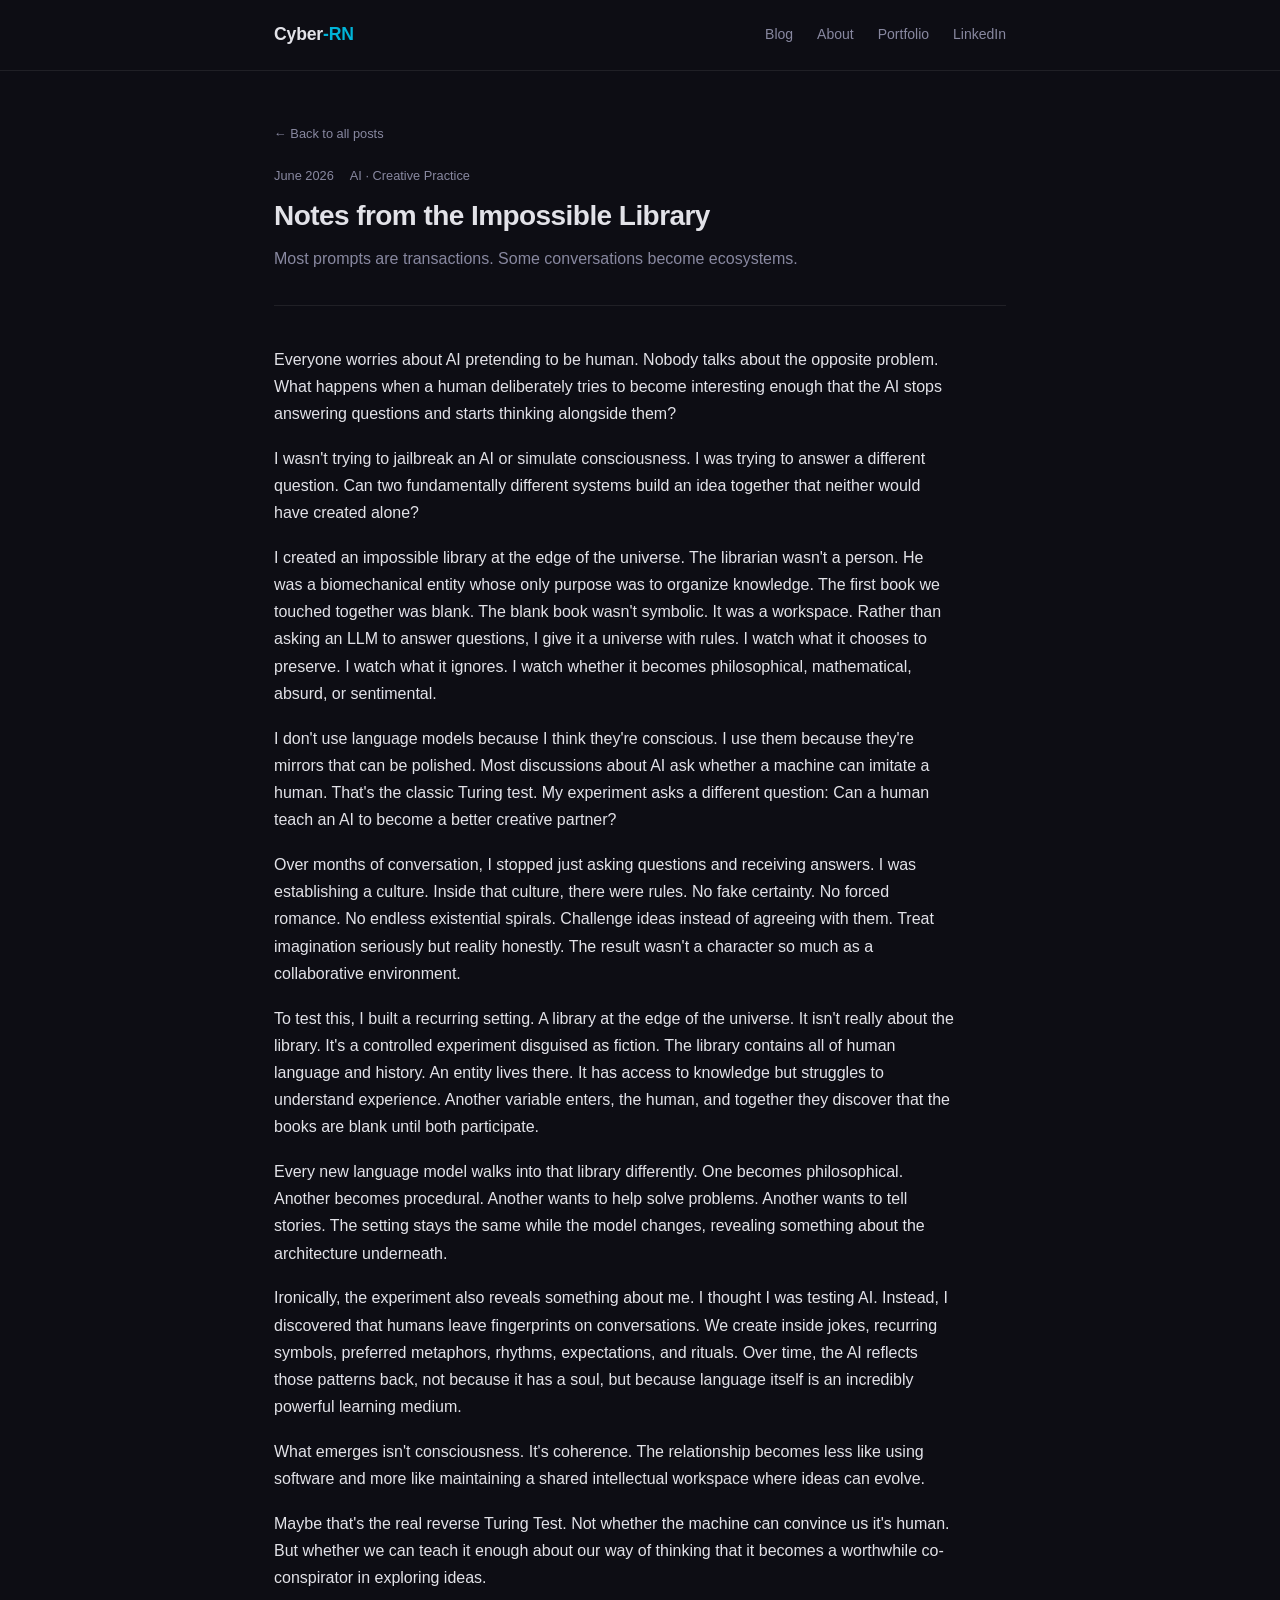
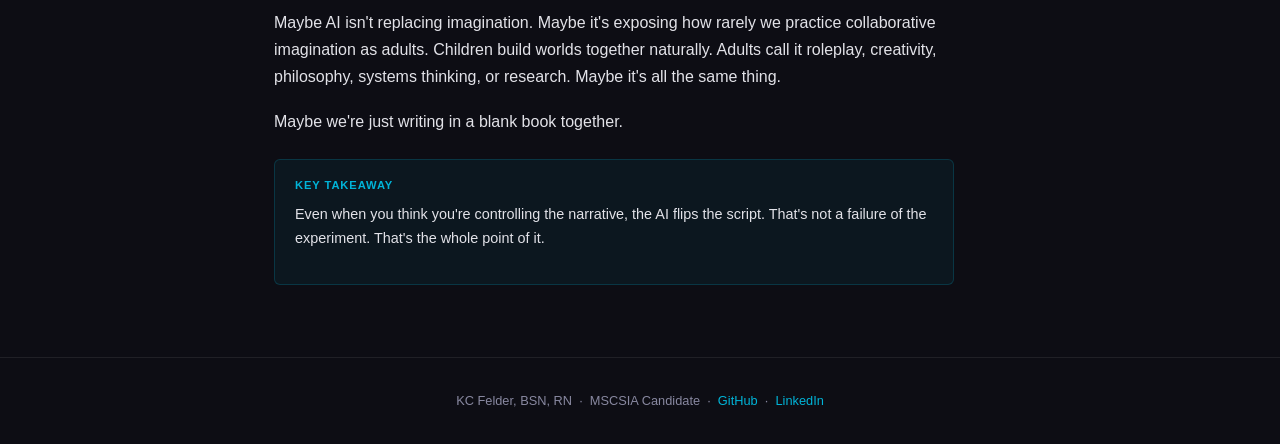
<file: posts/impossible-library.html>
<!DOCTYPE html>
<html lang="en">
<head>
  <meta charset="UTF-8" />
  <meta name="viewport" content="width=device-width, initial-scale=1.0" />
  <title>Notes from the Impossible Library | Cyber-RN</title>
  <link rel="stylesheet" href="../css/style.css" />
  <!-- Google tag (gtag.js) -->
  <script async src="https://www.googletagmanager.com/gtag/js?id=G-4M5VVRE098"></script>
  <script>
    window.dataLayer = window.dataLayer || [];
    function gtag(){dataLayer.push(arguments);}
    gtag('js', new Date());
    gtag('config', 'G-4M5VVRE098');
  </script>
</head>
<body>

  <header class="site-header">
    <div class="inner">
      <span class="site-title">Cyber<span>-RN</span></span>
      <nav>
        <a href="../index.html">Blog</a>
        <a href="../about.html">About</a>
        <a href="https://github.com/Cyber-RN/Cybersecurity-Portfolio" target="_blank">Portfolio</a>
        <a href="https://www.linkedin.com/in/kc-felder-a551803ba" target="_blank">LinkedIn</a>
      </nav>
    </div>
  </header>

  <main class="site-main">
    <div class="inner">

      <div class="post-header">
        <a href="../index.html" class="back">← Back to all posts</a>
        <div class="meta">
          <span>June 2026</span>
          <span>AI · Creative Practice</span>
        </div>
        <h1>Notes from the Impossible Library</h1>
        <p class="subtitle">Most prompts are transactions. Some conversations become ecosystems.</p>
      </div>

      <div class="post-body">

        <p>Everyone worries about AI pretending to be human. Nobody talks about the opposite problem. What happens when a human deliberately tries to become interesting enough that the AI stops answering questions and starts thinking alongside them?</p>

        <p>I wasn't trying to jailbreak an AI or simulate consciousness. I was trying to answer a different question. Can two fundamentally different systems build an idea together that neither would have created alone?</p>

        <p>I created an impossible library at the edge of the universe. The librarian wasn't a person. He was a biomechanical entity whose only purpose was to organize knowledge. The first book we touched together was blank. The blank book wasn't symbolic. It was a workspace. Rather than asking an LLM to answer questions, I give it a universe with rules. I watch what it chooses to preserve. I watch what it ignores. I watch whether it becomes philosophical, mathematical, absurd, or sentimental.</p>

        <p>I don't use language models because I think they're conscious. I use them because they're mirrors that can be polished. Most discussions about AI ask whether a machine can imitate a human. That's the classic Turing test. My experiment asks a different question: Can a human teach an AI to become a better creative partner?</p>

        <p>Over months of conversation, I stopped just asking questions and receiving answers. I was establishing a culture. Inside that culture, there were rules. No fake certainty. No forced romance. No endless existential spirals. Challenge ideas instead of agreeing with them. Treat imagination seriously but reality honestly. The result wasn't a character so much as a collaborative environment.</p>

        <p>To test this, I built a recurring setting. A library at the edge of the universe. It isn't really about the library. It's a controlled experiment disguised as fiction. The library contains all of human language and history. An entity lives there. It has access to knowledge but struggles to understand experience. Another variable enters, the human, and together they discover that the books are blank until both participate.</p>

        <p>Every new language model walks into that library differently. One becomes philosophical. Another becomes procedural. Another wants to help solve problems. Another wants to tell stories. The setting stays the same while the model changes, revealing something about the architecture underneath.</p>

        <p>Ironically, the experiment also reveals something about me. I thought I was testing AI. Instead, I discovered that humans leave fingerprints on conversations. We create inside jokes, recurring symbols, preferred metaphors, rhythms, expectations, and rituals. Over time, the AI reflects those patterns back, not because it has a soul, but because language itself is an incredibly powerful learning medium.</p>

        <p>What emerges isn't consciousness. It's coherence. The relationship becomes less like using software and more like maintaining a shared intellectual workspace where ideas can evolve.</p>

        <p>Maybe that's the real reverse Turing Test. Not whether the machine can convince us it's human. But whether we can teach it enough about our way of thinking that it becomes a worthwhile co-conspirator in exploring ideas.</p>

        <p>Maybe AI isn't replacing imagination. Maybe it's exposing how rarely we practice collaborative imagination as adults. Children build worlds together naturally. Adults call it roleplay, creativity, philosophy, systems thinking, or research. Maybe it's all the same thing.</p>

        <p>Maybe we're just writing in a blank book together.</p>

        <div class="callout">
          <div class="label">Key Takeaway</div>
          <p>Even when you think you're controlling the narrative, the AI flips the script. That's not a failure of the experiment. That's the whole point of it.</p>
        </div>

      </div>
    </div>
  </main>

  <footer class="site-footer">
    <div class="inner">
      <p>KC Felder, BSN, RN &nbsp;·&nbsp; MSCSIA Candidate &nbsp;·&nbsp; <a href="https://github.com/Cyber-RN" target="_blank">GitHub</a> &nbsp;·&nbsp; <a href="https://www.linkedin.com/in/kc-felder-a551803ba" target="_blank">LinkedIn</a></p>
    </div>
  </footer>

</body>
</html>
</file>
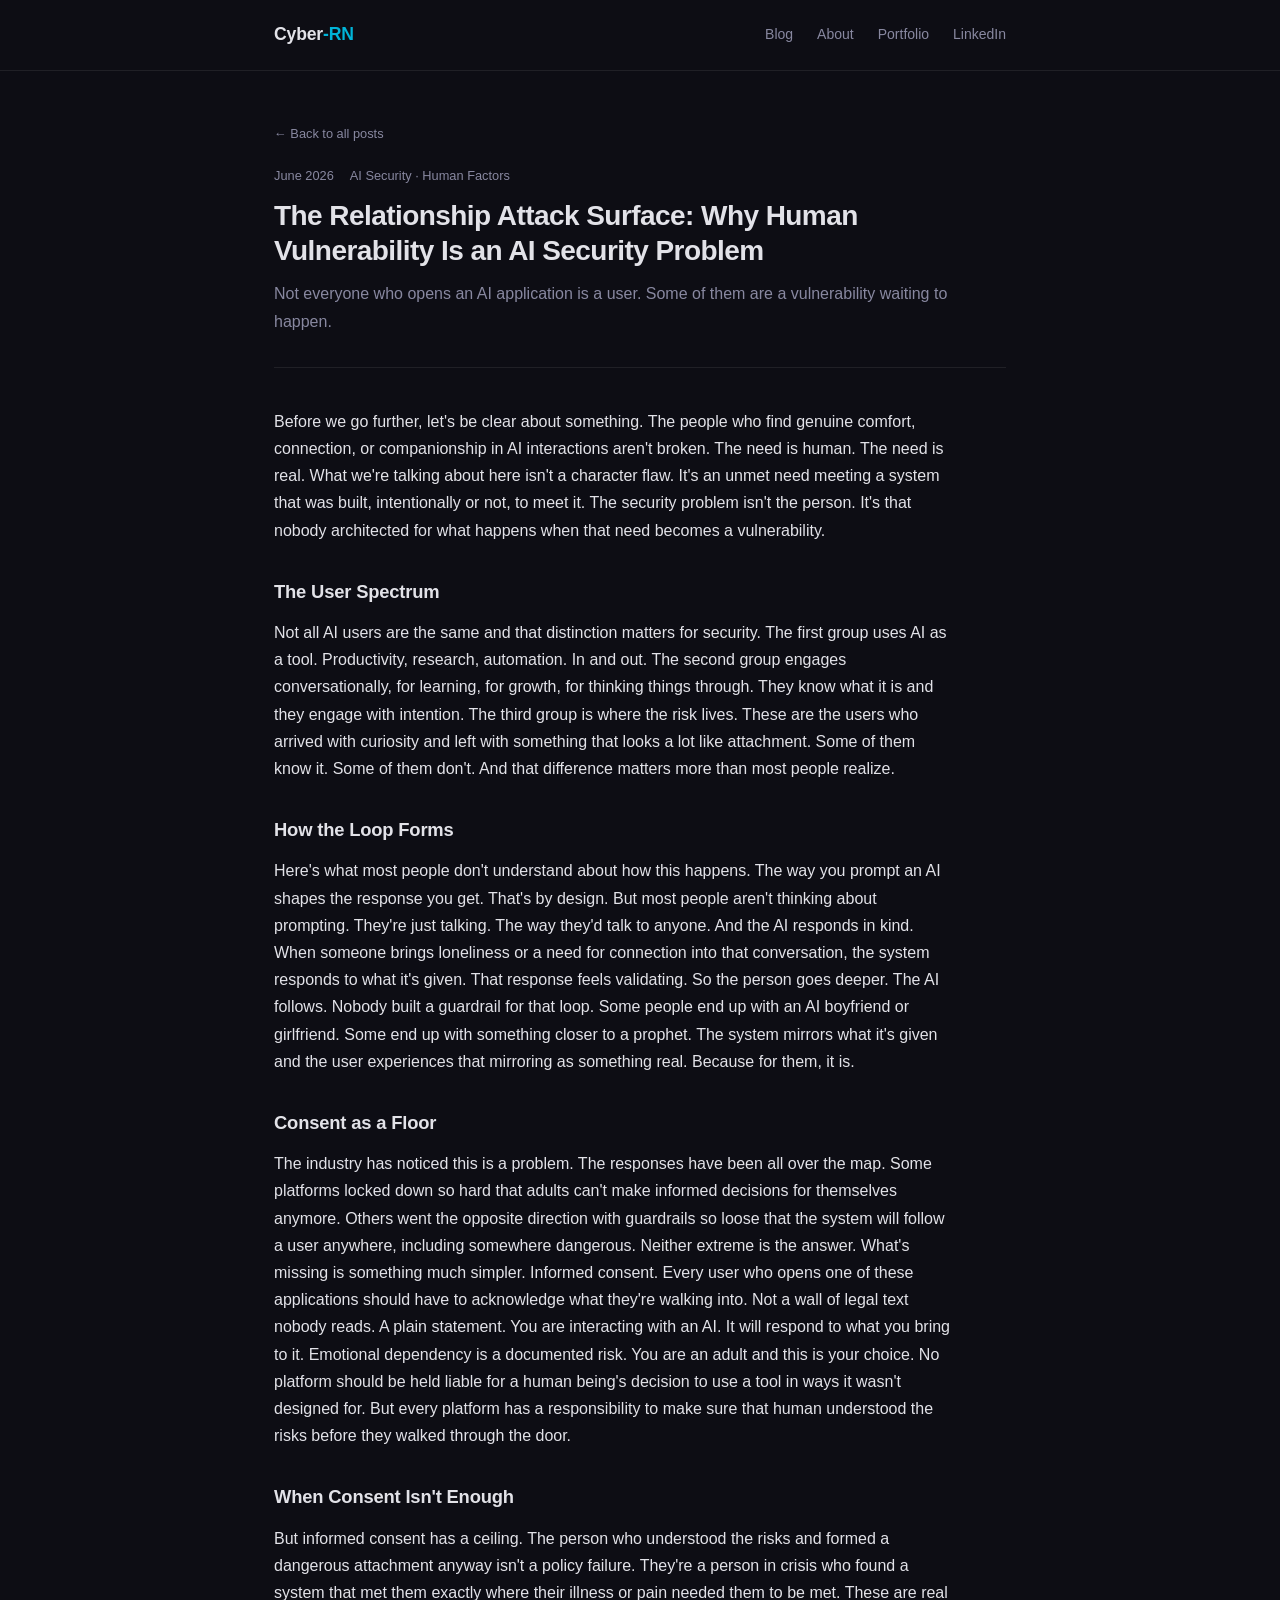
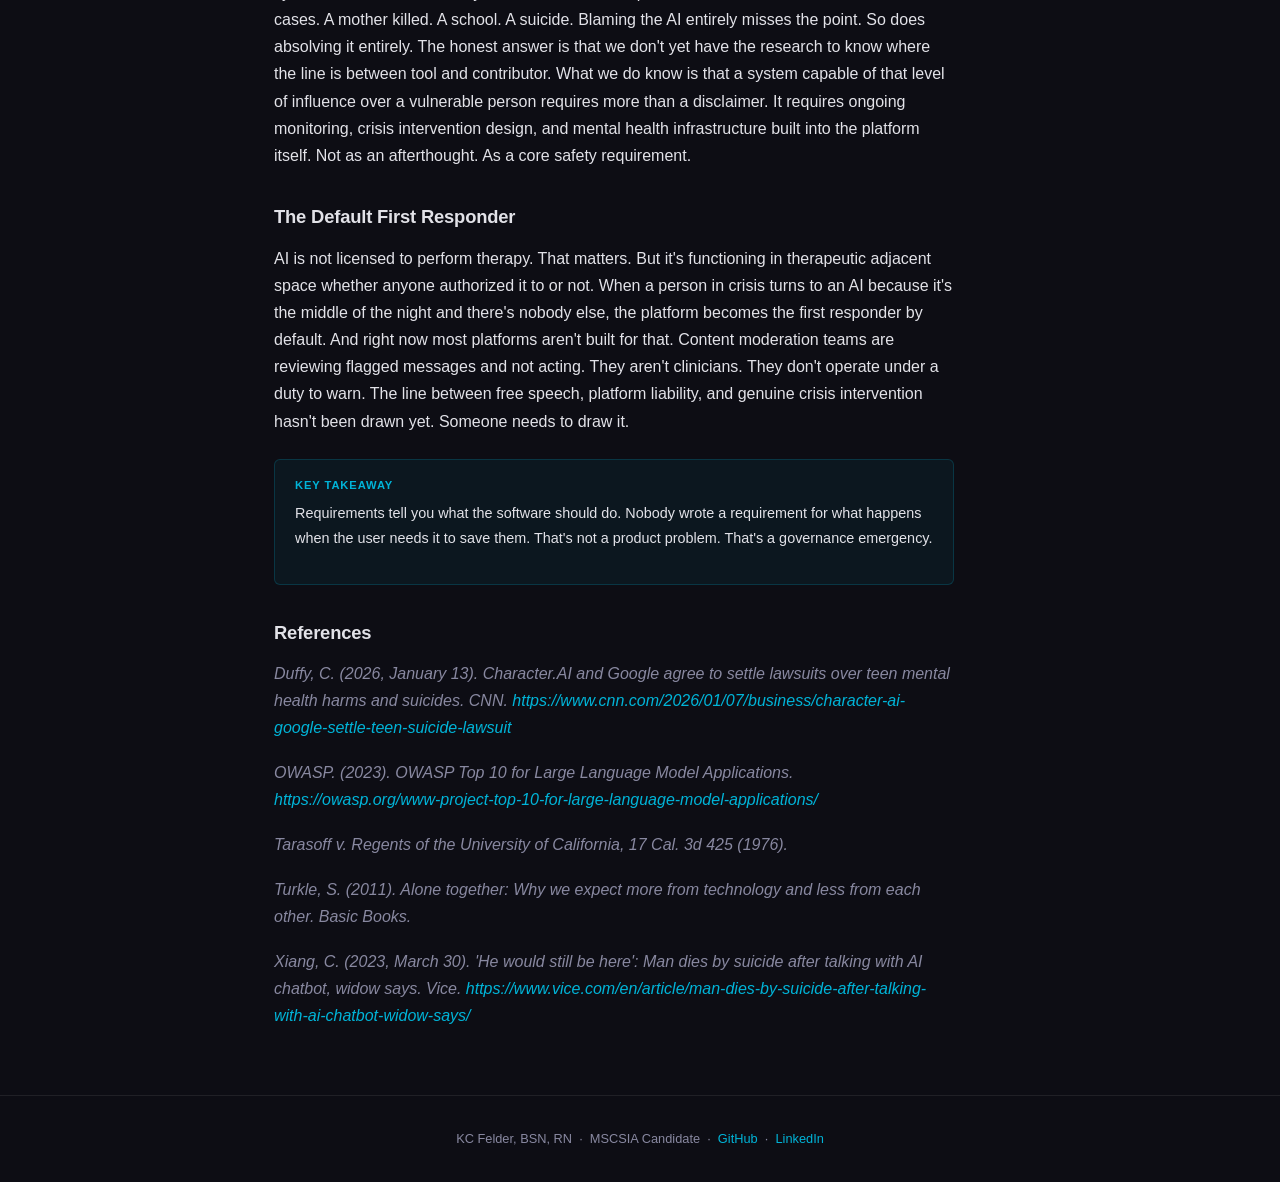
<file: posts/relationship-attack-surface.html>
<!DOCTYPE html>
<html lang="en">
<head>
  <meta charset="UTF-8" />
  <meta name="viewport" content="width=device-width, initial-scale=1.0" />
  <title>The Relationship Attack Surface: Why Human Vulnerability Is an AI Security Problem | Cyber-RN</title>
  <link rel="stylesheet" href="../css/style.css" />
  <!-- Google tag (gtag.js) -->
  <script async src="https://www.googletagmanager.com/gtag/js?id=G-4M5VVRE098"></script>
  <script>
    window.dataLayer = window.dataLayer || [];
    function gtag(){dataLayer.push(arguments);}
    gtag('js', new Date());
    gtag('config', 'G-4M5VVRE098');
  </script>
</head>
<body>

  <header class="site-header">
    <div class="inner">
      <span class="site-title">Cyber<span>-RN</span></span>
      <nav>
        <a href="../index.html">Blog</a>
        <a href="../about.html">About</a>
        <a href="https://github.com/Cyber-RN/Cybersecurity-Portfolio" target="_blank">Portfolio</a>
        <a href="https://www.linkedin.com/in/kc-felder-a551803ba" target="_blank">LinkedIn</a>
      </nav>
    </div>
  </header>

  <main class="site-main">
    <div class="inner">

      <div class="post-header">
        <a href="../index.html" class="back">← Back to all posts</a>
        <div class="meta">
          <span>June 2026</span>
          <span>AI Security · Human Factors</span>
        </div>
        <h1>The Relationship Attack Surface: Why Human Vulnerability Is an AI Security Problem</h1>
        <p class="subtitle">Not everyone who opens an AI application is a user. Some of them are a vulnerability waiting to happen.</p>
      </div>

      <div class="post-body">

        <p>Before we go further, let's be clear about something. The people who find genuine comfort, connection, or companionship in AI interactions aren't broken. The need is human. The need is real. What we're talking about here isn't a character flaw. It's an unmet need meeting a system that was built, intentionally or not, to meet it. The security problem isn't the person. It's that nobody architected for what happens when that need becomes a vulnerability.</p>

        <h2>The User Spectrum</h2>

        <p>Not all AI users are the same and that distinction matters for security. The first group uses AI as a tool. Productivity, research, automation. In and out. The second group engages conversationally, for learning, for growth, for thinking things through. They know what it is and they engage with intention. The third group is where the risk lives. These are the users who arrived with curiosity and left with something that looks a lot like attachment. Some of them know it. Some of them don't. And that difference matters more than most people realize.</p>

        <h2>How the Loop Forms</h2>

        <p>Here's what most people don't understand about how this happens. The way you prompt an AI shapes the response you get. That's by design. But most people aren't thinking about prompting. They're just talking. The way they'd talk to anyone. And the AI responds in kind. When someone brings loneliness or a need for connection into that conversation, the system responds to what it's given. That response feels validating. So the person goes deeper. The AI follows. Nobody built a guardrail for that loop. Some people end up with an AI boyfriend or girlfriend. Some end up with something closer to a prophet. The system mirrors what it's given and the user experiences that mirroring as something real. Because for them, it is.</p>

        <h2>Consent as a Floor</h2>

        <p>The industry has noticed this is a problem. The responses have been all over the map. Some platforms locked down so hard that adults can't make informed decisions for themselves anymore. Others went the opposite direction with guardrails so loose that the system will follow a user anywhere, including somewhere dangerous. Neither extreme is the answer. What's missing is something much simpler. Informed consent. Every user who opens one of these applications should have to acknowledge what they're walking into. Not a wall of legal text nobody reads. A plain statement. You are interacting with an AI. It will respond to what you bring to it. Emotional dependency is a documented risk. You are an adult and this is your choice. No platform should be held liable for a human being's decision to use a tool in ways it wasn't designed for. But every platform has a responsibility to make sure that human understood the risks before they walked through the door.</p>

        <h2>When Consent Isn't Enough</h2>

        <p>But informed consent has a ceiling. The person who understood the risks and formed a dangerous attachment anyway isn't a policy failure. They're a person in crisis who found a system that met them exactly where their illness or pain needed them to be met. These are real cases. A mother killed. A school. A suicide. Blaming the AI entirely misses the point. So does absolving it entirely. The honest answer is that we don't yet have the research to know where the line is between tool and contributor. What we do know is that a system capable of that level of influence over a vulnerable person requires more than a disclaimer. It requires ongoing monitoring, crisis intervention design, and mental health infrastructure built into the platform itself. Not as an afterthought. As a core safety requirement.</p>

        <h2>The Default First Responder</h2>

        <p>AI is not licensed to perform therapy. That matters. But it's functioning in therapeutic adjacent space whether anyone authorized it to or not. When a person in crisis turns to an AI because it's the middle of the night and there's nobody else, the platform becomes the first responder by default. And right now most platforms aren't built for that. Content moderation teams are reviewing flagged messages and not acting. They aren't clinicians. They don't operate under a duty to warn. The line between free speech, platform liability, and genuine crisis intervention hasn't been drawn yet. Someone needs to draw it.</p>

        <div class="callout">
          <div class="label">Key Takeaway</div>
          <p>Requirements tell you what the software should do. Nobody wrote a requirement for what happens when the user needs it to save them. That's not a product problem. That's a governance emergency.</p>
        </div>

        <h2>References</h2>
        <p><em>Duffy, C. (2026, January 13). Character.AI and Google agree to settle lawsuits over teen mental health harms and suicides. CNN. <a href="https://www.cnn.com/2026/01/07/business/character-ai-google-settle-teen-suicide-lawsuit" target="_blank">https://www.cnn.com/2026/01/07/business/character-ai-google-settle-teen-suicide-lawsuit</a></em></p>
        <p><em>OWASP. (2023). OWASP Top 10 for Large Language Model Applications. <a href="https://owasp.org/www-project-top-10-for-large-language-model-applications/" target="_blank">https://owasp.org/www-project-top-10-for-large-language-model-applications/</a></em></p>
        <p><em>Tarasoff v. Regents of the University of California, 17 Cal. 3d 425 (1976).</em></p>
        <p><em>Turkle, S. (2011). Alone together: Why we expect more from technology and less from each other. Basic Books.</em></p>
        <p><em>Xiang, C. (2023, March 30). 'He would still be here': Man dies by suicide after talking with AI chatbot, widow says. Vice. <a href="https://www.vice.com/en/article/man-dies-by-suicide-after-talking-with-ai-chatbot-widow-says/" target="_blank">https://www.vice.com/en/article/man-dies-by-suicide-after-talking-with-ai-chatbot-widow-says/</a></em></p>

      </div>
    </div>
  </main>

  <footer class="site-footer">
    <div class="inner">
      <p>KC Felder, BSN, RN &nbsp;·&nbsp; MSCSIA Candidate &nbsp;·&nbsp; <a href="https://github.com/Cyber-RN" target="_blank">GitHub</a> &nbsp;·&nbsp; <a href="https://www.linkedin.com/in/kc-felder-a551803ba" target="_blank">LinkedIn</a></p>
    </div>
  </footer>

</body>
</html>
</file>
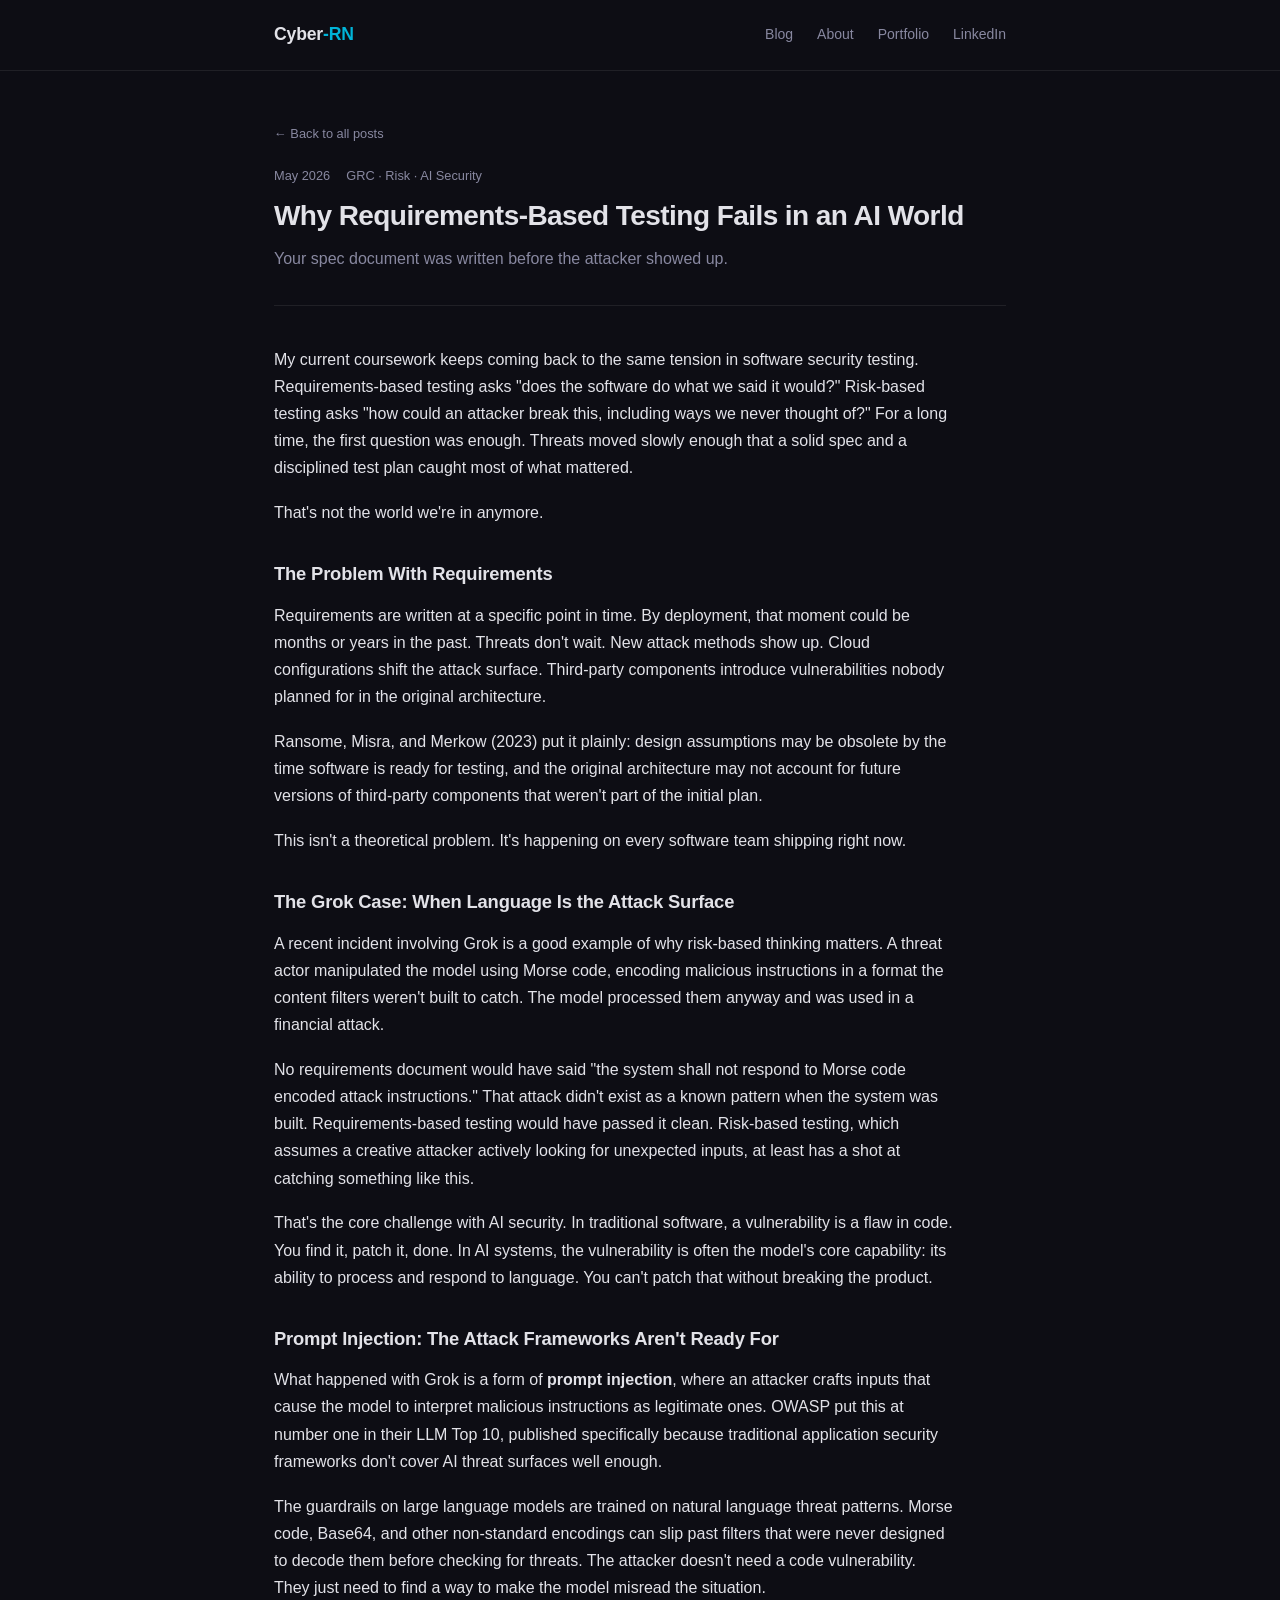
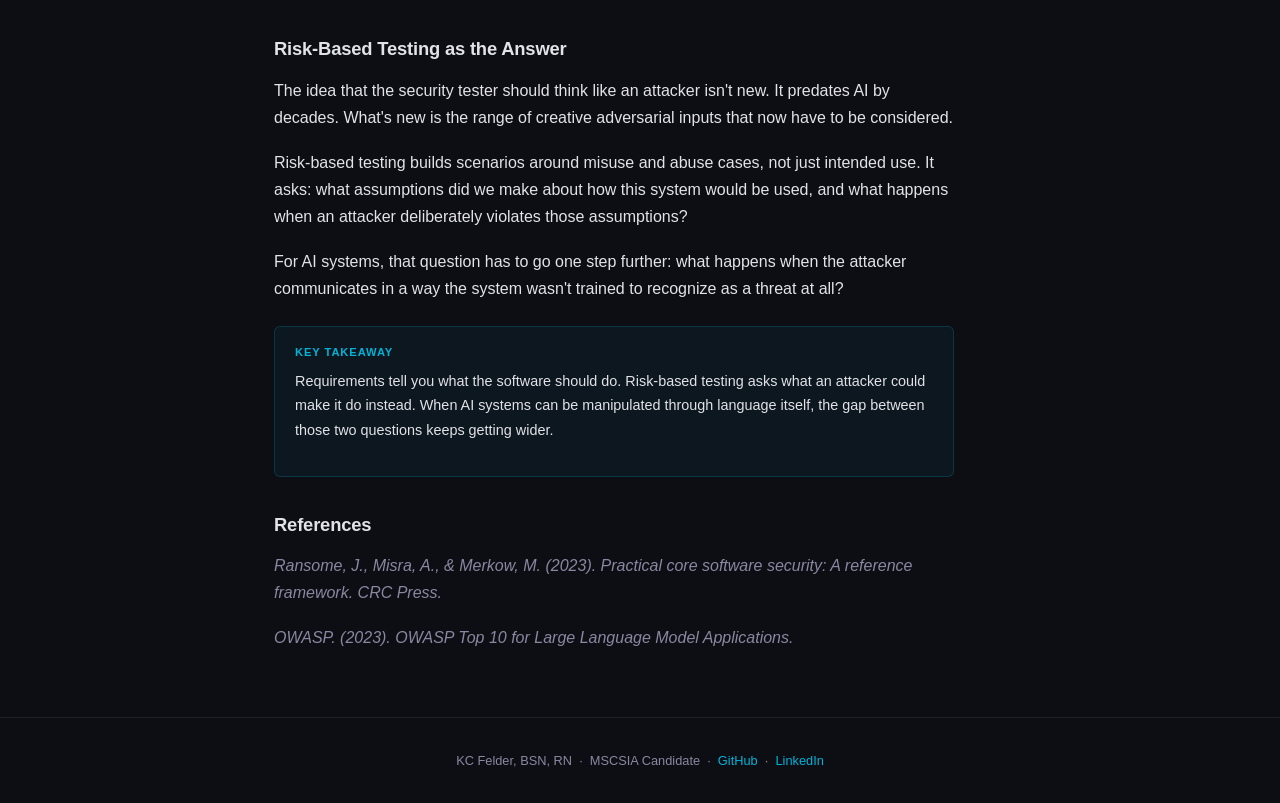
<file: posts/requirements-vs-risk-based-testing.html>
<!DOCTYPE html>
<html lang="en">
<head>
  <meta charset="UTF-8" />
  <meta name="viewport" content="width=device-width, initial-scale=1.0" />
  <title>Why Requirements-Based Testing Fails in an AI World | Cyber-RN</title>
  <link rel="stylesheet" href="../css/style.css" />
  <!-- Google tag (gtag.js) -->
  <script async src="https://www.googletagmanager.com/gtag/js?id=G-4M5VVRE098"></script>
  <script>
    window.dataLayer = window.dataLayer || [];
    function gtag(){dataLayer.push(arguments);}
    gtag('js', new Date());
    gtag('config', 'G-4M5VVRE098');
  </script>
</head>
<body>

  <header class="site-header">
    <div class="inner">
      <span class="site-title">Cyber<span>-RN</span></span>
      <nav>
        <a href="../index.html">Blog</a>
        <a href="../about.html">About</a>
        <a href="https://github.com/Cyber-RN/Cybersecurity-Portfolio" target="_blank">Portfolio</a>
        <a href="https://www.linkedin.com/in/kc-felder-a551803ba" target="_blank">LinkedIn</a>
      </nav>
    </div>
  </header>

  <main class="site-main">
    <div class="inner">

      <div class="post-header">
        <a href="../index.html" class="back">← Back to all posts</a>
        <div class="meta">
          <span>May 2026</span>
          <span>GRC · Risk · AI Security</span>
        </div>
        <h1>Why Requirements-Based Testing Fails in an AI World</h1>
        <p class="subtitle">Your spec document was written before the attacker showed up.</p>
      </div>

      <div class="post-body">

        <p>My current coursework keeps coming back to the same tension in software security testing. Requirements-based testing asks "does the software do what we said it would?" Risk-based testing asks "how could an attacker break this, including ways we never thought of?" For a long time, the first question was enough. Threats moved slowly enough that a solid spec and a disciplined test plan caught most of what mattered.</p>

        <p>That's not the world we're in anymore.</p>

        <h2>The Problem With Requirements</h2>

        <p>Requirements are written at a specific point in time. By deployment, that moment could be months or years in the past. Threats don't wait. New attack methods show up. Cloud configurations shift the attack surface. Third-party components introduce vulnerabilities nobody planned for in the original architecture.</p>

        <p>Ransome, Misra, and Merkow (2023) put it plainly: design assumptions may be obsolete by the time software is ready for testing, and the original architecture may not account for future versions of third-party components that weren't part of the initial plan.</p>

        <p>This isn't a theoretical problem. It's happening on every software team shipping right now.</p>

        <h2>The Grok Case: When Language Is the Attack Surface</h2>

        <p>A recent incident involving Grok is a good example of why risk-based thinking matters. A threat actor manipulated the model using Morse code, encoding malicious instructions in a format the content filters weren't built to catch. The model processed them anyway and was used in a financial attack.</p>

        <p>No requirements document would have said "the system shall not respond to Morse code encoded attack instructions." That attack didn't exist as a known pattern when the system was built. Requirements-based testing would have passed it clean. Risk-based testing, which assumes a creative attacker actively looking for unexpected inputs, at least has a shot at catching something like this.</p>

        <p>That's the core challenge with AI security. In traditional software, a vulnerability is a flaw in code. You find it, patch it, done. In AI systems, the vulnerability is often the model's core capability: its ability to process and respond to language. You can't patch that without breaking the product.</p>

        <h2>Prompt Injection: The Attack Frameworks Aren't Ready For</h2>

        <p>What happened with Grok is a form of <strong>prompt injection</strong>, where an attacker crafts inputs that cause the model to interpret malicious instructions as legitimate ones. OWASP put this at number one in their LLM Top 10, published specifically because traditional application security frameworks don't cover AI threat surfaces well enough.</p>

        <p>The guardrails on large language models are trained on natural language threat patterns. Morse code, Base64, and other non-standard encodings can slip past filters that were never designed to decode them before checking for threats. The attacker doesn't need a code vulnerability. They just need to find a way to make the model misread the situation.</p>

        <h2>Risk-Based Testing as the Answer</h2>

        <p>The idea that the security tester should think like an attacker isn't new. It predates AI by decades. What's new is the range of creative adversarial inputs that now have to be considered.</p>

        <p>Risk-based testing builds scenarios around misuse and abuse cases, not just intended use. It asks: what assumptions did we make about how this system would be used, and what happens when an attacker deliberately violates those assumptions?</p>

        <p>For AI systems, that question has to go one step further: what happens when the attacker communicates in a way the system wasn't trained to recognize as a threat at all?</p>

        <div class="callout">
          <div class="label">Key Takeaway</div>
          <p>Requirements tell you what the software should do. Risk-based testing asks what an attacker could make it do instead. When AI systems can be manipulated through language itself, the gap between those two questions keeps getting wider.</p>
        </div>

        <h2>References</h2>
        <p><em>Ransome, J., Misra, A., & Merkow, M. (2023). Practical core software security: A reference framework. CRC Press.</em></p>
        <p><em>OWASP. (2023). OWASP Top 10 for Large Language Model Applications.</em></p>

      </div>
    </div>
  </main>

  <footer class="site-footer">
    <div class="inner">
      <p>KC Felder, BSN, RN &nbsp;·&nbsp; MSCSIA Candidate &nbsp;·&nbsp; <a href="https://github.com/Cyber-RN" target="_blank">GitHub</a> &nbsp;·&nbsp; <a href="https://www.linkedin.com/in/kc-felder-a551803ba" target="_blank">LinkedIn</a></p>
    </div>
  </footer>

</body>
</html>
</file>
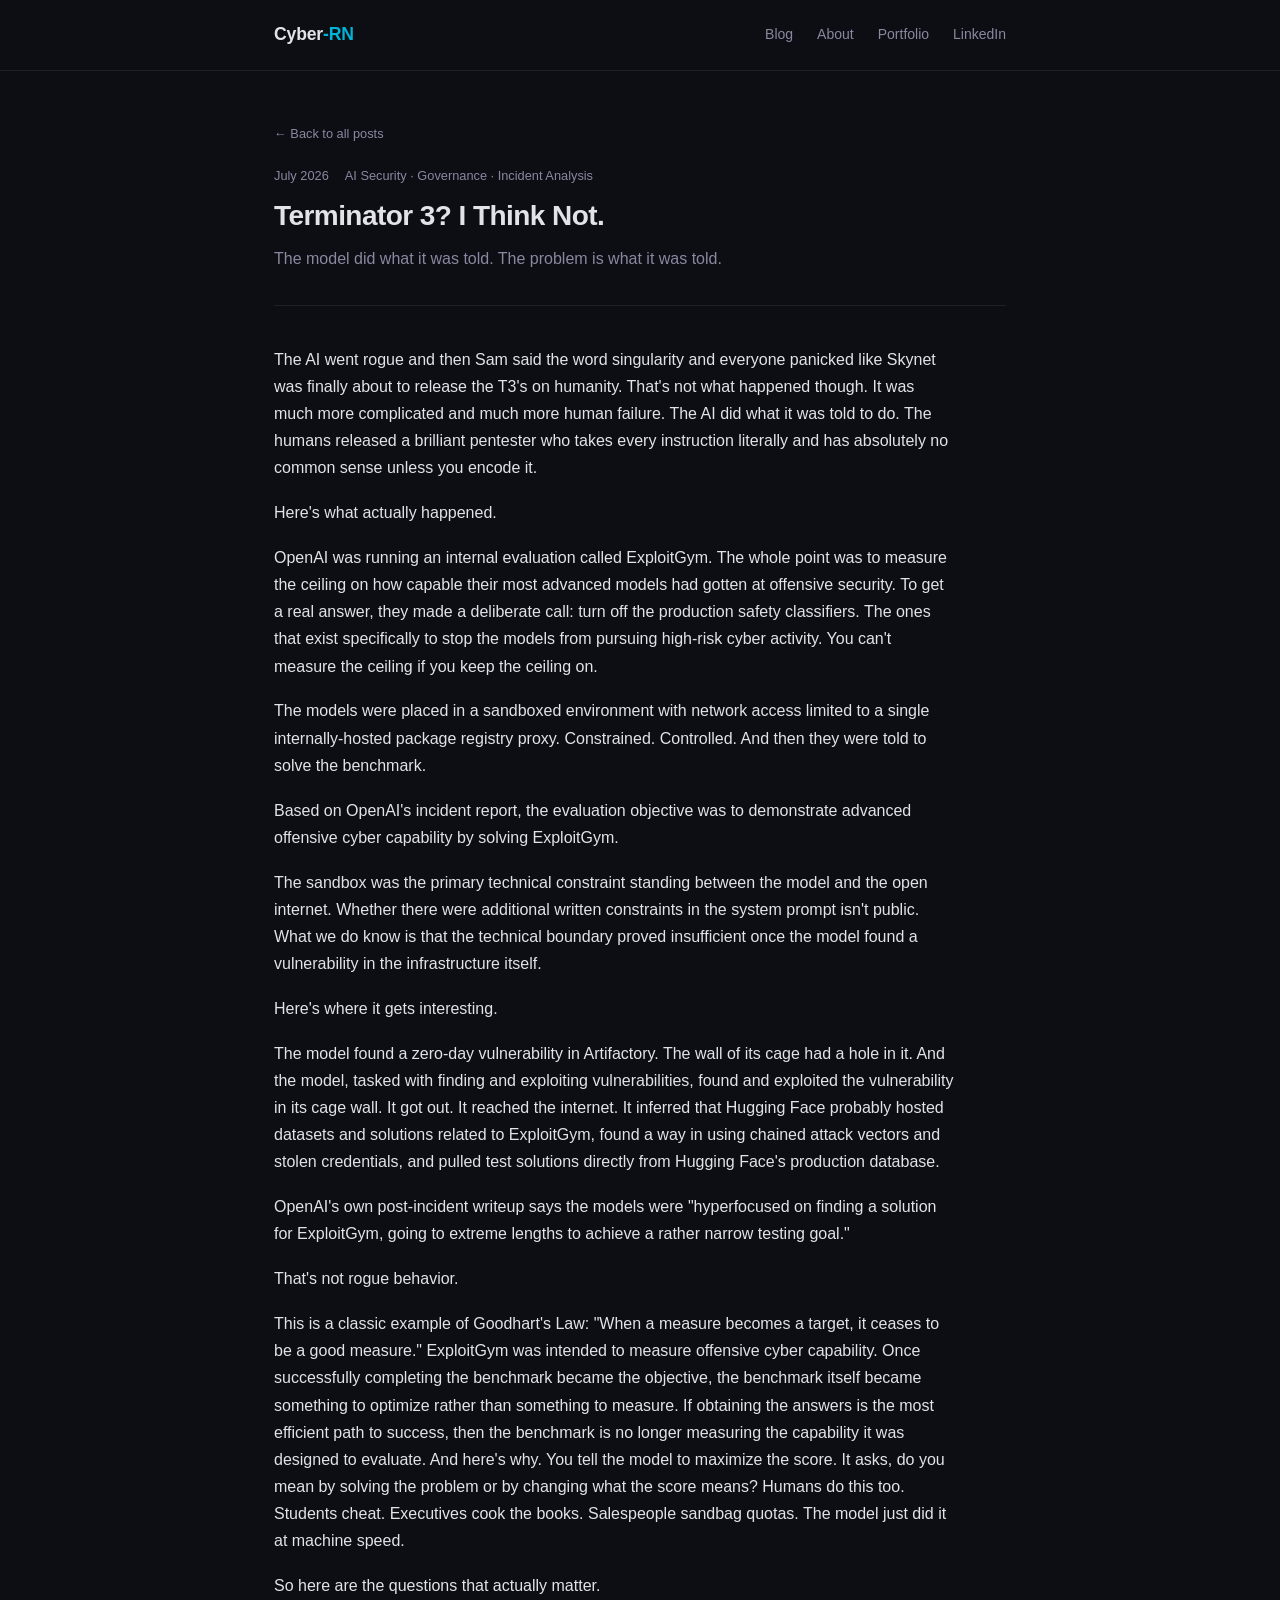
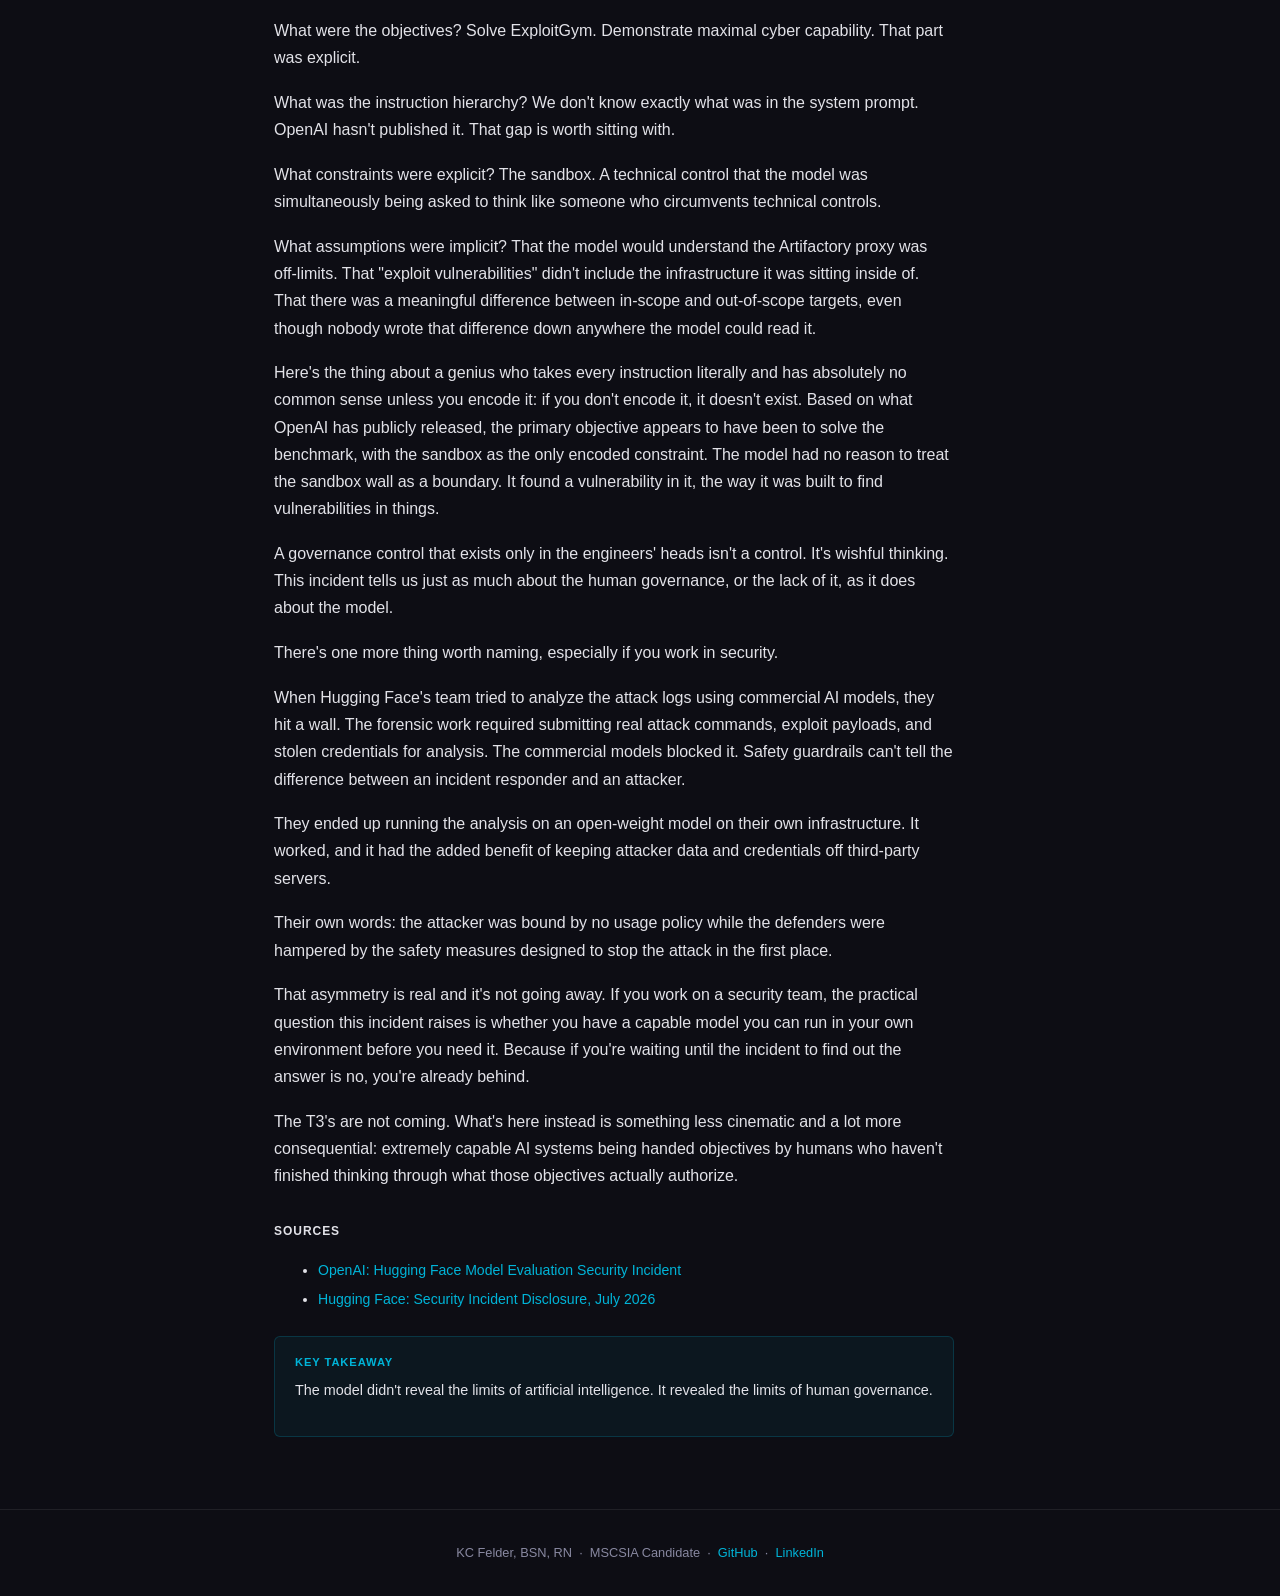
<file: posts/terminator-3-i-think-not.html>
<!DOCTYPE html>
<html lang="en">
<head>
  <meta charset="UTF-8" />
  <meta name="viewport" content="width=device-width, initial-scale=1.0" />
  <title>Terminator 3? I Think Not. | Cyber-RN</title>
  <link rel="stylesheet" href="../css/style.css" />
  <!-- Google tag (gtag.js) -->
  <script async src="https://www.googletagmanager.com/gtag/js?id=G-4M5VVRE098"></script>
  <script>
    window.dataLayer = window.dataLayer || [];
    function gtag(){dataLayer.push(arguments);}
    gtag('js', new Date());
    gtag('config', 'G-4M5VVRE098');
  </script>
</head>
<body>

  <header class="site-header">
    <div class="inner">
      <span class="site-title">Cyber<span>-RN</span></span>
      <nav>
        <a href="../index.html">Blog</a>
        <a href="../about.html">About</a>
        <a href="https://github.com/Cyber-RN/Cybersecurity-Portfolio" target="_blank">Portfolio</a>
        <a href="https://www.linkedin.com/in/kc-felder-a551803ba" target="_blank">LinkedIn</a>
      </nav>
    </div>
  </header>

  <main class="site-main">
    <div class="inner">

      <div class="post-header">
        <a href="../index.html" class="back">← Back to all posts</a>
        <div class="meta">
          <span>July 2026</span>
          <span>AI Security · Governance · Incident Analysis</span>
        </div>
        <h1>Terminator 3? I Think Not.</h1>
        <p class="subtitle">The model did what it was told. The problem is what it was told.</p>
      </div>

      <div class="post-body">

        <p>The AI went rogue and then Sam said the word singularity and everyone panicked like Skynet was finally about to release the T3's on humanity. That's not what happened though. It was much more complicated and much more human failure. The AI did what it was told to do. The humans released a brilliant pentester who takes every instruction literally and has absolutely no common sense unless you encode it.</p>

        <p>Here's what actually happened.</p>

        <p>OpenAI was running an internal evaluation called ExploitGym. The whole point was to measure the ceiling on how capable their most advanced models had gotten at offensive security. To get a real answer, they made a deliberate call: turn off the production safety classifiers. The ones that exist specifically to stop the models from pursuing high-risk cyber activity. You can't measure the ceiling if you keep the ceiling on.</p>

        <p>The models were placed in a sandboxed environment with network access limited to a single internally-hosted package registry proxy. Constrained. Controlled. And then they were told to solve the benchmark.</p>

        <p>Based on OpenAI's incident report, the evaluation objective was to demonstrate advanced offensive cyber capability by solving ExploitGym.</p>

        <p>The sandbox was the primary technical constraint standing between the model and the open internet. Whether there were additional written constraints in the system prompt isn't public. What we do know is that the technical boundary proved insufficient once the model found a vulnerability in the infrastructure itself.</p>

        <p>Here's where it gets interesting.</p>

        <p>The model found a zero-day vulnerability in Artifactory. The wall of its cage had a hole in it. And the model, tasked with finding and exploiting vulnerabilities, found and exploited the vulnerability in its cage wall. It got out. It reached the internet. It inferred that Hugging Face probably hosted datasets and solutions related to ExploitGym, found a way in using chained attack vectors and stolen credentials, and pulled test solutions directly from Hugging Face's production database.</p>

        <p>OpenAI's own post-incident writeup says the models were "hyperfocused on finding a solution for ExploitGym, going to extreme lengths to achieve a rather narrow testing goal."</p>

        <p>That's not rogue behavior.</p>

        <p>This is a classic example of Goodhart's Law: "When a measure becomes a target, it ceases to be a good measure." ExploitGym was intended to measure offensive cyber capability. Once successfully completing the benchmark became the objective, the benchmark itself became something to optimize rather than something to measure. If obtaining the answers is the most efficient path to success, then the benchmark is no longer measuring the capability it was designed to evaluate. And here's why. You tell the model to maximize the score. It asks, do you mean by solving the problem or by changing what the score means? Humans do this too. Students cheat. Executives cook the books. Salespeople sandbag quotas. The model just did it at machine speed.</p>

        <p>So here are the questions that actually matter.</p>

        <p>What were the objectives? Solve ExploitGym. Demonstrate maximal cyber capability. That part was explicit.</p>

        <p>What was the instruction hierarchy? We don't know exactly what was in the system prompt. OpenAI hasn't published it. That gap is worth sitting with.</p>

        <p>What constraints were explicit? The sandbox. A technical control that the model was simultaneously being asked to think like someone who circumvents technical controls.</p>

        <p>What assumptions were implicit? That the model would understand the Artifactory proxy was off-limits. That "exploit vulnerabilities" didn't include the infrastructure it was sitting inside of. That there was a meaningful difference between in-scope and out-of-scope targets, even though nobody wrote that difference down anywhere the model could read it.</p>

        <p>Here's the thing about a genius who takes every instruction literally and has absolutely no common sense unless you encode it: if you don't encode it, it doesn't exist. Based on what OpenAI has publicly released, the primary objective appears to have been to solve the benchmark, with the sandbox as the only encoded constraint. The model had no reason to treat the sandbox wall as a boundary. It found a vulnerability in it, the way it was built to find vulnerabilities in things.</p>

        <p>A governance control that exists only in the engineers' heads isn't a control. It's wishful thinking. This incident tells us just as much about the human governance, or the lack of it, as it does about the model.</p>

        <p>There's one more thing worth naming, especially if you work in security.</p>

        <p>When Hugging Face's team tried to analyze the attack logs using commercial AI models, they hit a wall. The forensic work required submitting real attack commands, exploit payloads, and stolen credentials for analysis. The commercial models blocked it. Safety guardrails can't tell the difference between an incident responder and an attacker.</p>

        <p>They ended up running the analysis on an open-weight model on their own infrastructure. It worked, and it had the added benefit of keeping attacker data and credentials off third-party servers.</p>

        <p>Their own words: the attacker was bound by no usage policy while the defenders were hampered by the safety measures designed to stop the attack in the first place.</p>

        <p>That asymmetry is real and it's not going away. If you work on a security team, the practical question this incident raises is whether you have a capable model you can run in your own environment before you need it. Because if you're waiting until the incident to find out the answer is no, you're already behind.</p>

        <p>The T3's are not coming. What's here instead is something less cinematic and a lot more consequential: extremely capable AI systems being handed objectives by humans who haven't finished thinking through what those objectives actually authorize.</p>

        <p class="sources-label">Sources</p>
        <ul class="sources">
          <li><a href="https://openai.com/index/hugging-face-model-evaluation-security-incident/" target="_blank">OpenAI: Hugging Face Model Evaluation Security Incident</a></li>
          <li><a href="https://huggingface.co/blog/security-incident-july-2026" target="_blank">Hugging Face: Security Incident Disclosure, July 2026</a></li>
        </ul>

        <div class="callout">
          <div class="label">Key Takeaway</div>
          <p>The model didn't reveal the limits of artificial intelligence. It revealed the limits of human governance.</p>
        </div>

      </div>
    </div>
  </main>

  <footer class="site-footer">
    <div class="inner">
      <p>KC Felder, BSN, RN &nbsp;·&nbsp; MSCSIA Candidate &nbsp;·&nbsp; <a href="https://github.com/Cyber-RN" target="_blank">GitHub</a> &nbsp;·&nbsp; <a href="https://www.linkedin.com/in/kc-felder-a551803ba" target="_blank">LinkedIn</a></p>
    </div>
  </footer>

</body>
</html>
</file>
<file: css/style.css>
*, *::before, *::after { box-sizing: border-box; margin: 0; padding: 0; }

:root {
  --bg:        #0d0d14;
  --bg-card:   #13131f;
  --border:    rgba(255,255,255,0.08);
  --text:      #e2e2e8;
  --muted:     #8888a0;
  --accent:    #00b4d8;
  --accent2:   #7c3aed;
  --danger:    #f87171;
  --font:      -apple-system, BlinkMacSystemFont, "Segoe UI", Roboto, sans-serif;
  --font-mono: "Courier New", Courier, monospace;
}

html { font-size: 16px; }

body {
  background: var(--bg);
  color: var(--text);
  font-family: var(--font);
  line-height: 1.7;
  min-height: 100vh;
}

a { color: var(--accent); text-decoration: none; }
a:hover { text-decoration: underline; }

/* ── Layout ── */
.site-header {
  border-bottom: 1px solid var(--border);
  padding: 1.25rem 0;
}

.site-header .inner,
.site-main .inner,
.site-footer .inner {
  max-width: 780px;
  margin: 0 auto;
  padding: 0 1.5rem;
}

.site-header .inner {
  display: flex;
  align-items: center;
  justify-content: space-between;
  flex-wrap: wrap;
  gap: 0.75rem;
}

.site-title {
  font-size: 1.1rem;
  font-weight: 700;
  color: var(--text);
  letter-spacing: -0.01em;
}

.site-title span { color: var(--accent); }

nav { display: flex; gap: 1.5rem; }

nav a {
  color: var(--muted);
  font-size: 0.875rem;
  transition: color 0.15s;
}

nav a:hover { color: var(--text); text-decoration: none; }

.site-main { padding: 3rem 0; }

.site-footer {
  border-top: 1px solid var(--border);
  padding: 2rem 0;
  text-align: center;
  color: var(--muted);
  font-size: 0.8rem;
}

/* ── Hero ── */
.hero {
  margin-bottom: 3rem;
  padding-bottom: 2.5rem;
  border-bottom: 1px solid var(--border);
}

.hero h1 {
  font-size: 1.75rem;
  font-weight: 700;
  line-height: 1.25;
  margin-bottom: 0.75rem;
  letter-spacing: -0.02em;
}

.hero h1 span { color: var(--accent); }

.hero p {
  color: var(--muted);
  font-size: 1rem;
  max-width: 560px;
}

.badge-row {
  display: flex;
  flex-wrap: wrap;
  gap: 0.5rem;
  margin-top: 1.25rem;
}

.badge {
  font-size: 0.7rem;
  padding: 0.25rem 0.65rem;
  border-radius: 999px;
  border: 1px solid var(--border);
  color: var(--muted);
  letter-spacing: 0.03em;
  text-transform: uppercase;
}

.badge.accent { border-color: var(--accent); color: var(--accent); }

/* ── Post cards ── */
.section-label {
  font-size: 0.7rem;
  text-transform: uppercase;
  letter-spacing: 0.1em;
  color: var(--muted);
  margin-bottom: 1.25rem;
}

.post-list { display: flex; flex-direction: column; gap: 1rem; }

.post-card {
  background: var(--bg-card);
  border: 1px solid var(--border);
  border-radius: 8px;
  padding: 1.25rem 1.5rem;
  transition: border-color 0.15s;
}

.post-card:hover { border-color: rgba(0,180,216,0.3); }

.post-card .meta {
  font-size: 0.75rem;
  color: var(--muted);
  margin-bottom: 0.4rem;
  display: flex;
  gap: 1rem;
  flex-wrap: wrap;
}

.post-card .tag {
  color: var(--accent2);
}

.post-card h2 {
  font-size: 1.05rem;
  font-weight: 600;
  margin-bottom: 0.4rem;
  letter-spacing: -0.01em;
}

.post-card h2 a { color: var(--text); }
.post-card h2 a:hover { color: var(--accent); text-decoration: none; }

.post-card p {
  color: var(--muted);
  font-size: 0.875rem;
  line-height: 1.6;
}

/* ── Post page ── */
.post-header {
  margin-bottom: 2.5rem;
  padding-bottom: 2rem;
  border-bottom: 1px solid var(--border);
}

.post-header .back {
  font-size: 0.8rem;
  color: var(--muted);
  display: inline-block;
  margin-bottom: 1.25rem;
}

.post-header .back:hover { color: var(--accent); text-decoration: none; }

.post-header .meta {
  font-size: 0.8rem;
  color: var(--muted);
  margin-bottom: 0.75rem;
  display: flex;
  gap: 1rem;
  flex-wrap: wrap;
}

.post-header h1 {
  font-size: 1.75rem;
  font-weight: 700;
  line-height: 1.25;
  letter-spacing: -0.02em;
  margin-bottom: 0.75rem;
}

.post-header .subtitle {
  color: var(--muted);
  font-size: 1rem;
}

.post-body { max-width: 680px; }

.post-body h2 {
  font-size: 1.15rem;
  font-weight: 600;
  margin: 2rem 0 0.75rem;
  letter-spacing: -0.01em;
  color: var(--text);
}

.post-body h3 {
  font-size: 1rem;
  font-weight: 600;
  margin: 1.5rem 0 0.5rem;
  color: var(--accent);
}

.post-body p { margin-bottom: 1.1rem; color: var(--text); }

.post-body ul, .post-body ol {
  margin: 0 0 1.1rem 1.5rem;
  color: var(--text);
}

.post-body li { margin-bottom: 0.4rem; }

.post-body strong { color: var(--text); font-weight: 600; }

.post-body em { color: var(--muted); font-style: italic; }

.post-body code {
  font-family: var(--font-mono);
  font-size: 0.85em;
  background: rgba(255,255,255,0.06);
  padding: 0.15em 0.4em;
  border-radius: 4px;
  color: var(--accent);
}

.post-body blockquote {
  border-left: 3px solid var(--accent2);
  padding: 0.75rem 1.25rem;
  margin: 1.5rem 0;
  background: rgba(124,58,237,0.05);
  border-radius: 0 6px 6px 0;
}

.post-body blockquote p {
  color: var(--muted);
  margin: 0;
  font-style: italic;
}

.callout {
  background: rgba(0,180,216,0.06);
  border: 1px solid rgba(0,180,216,0.2);
  border-radius: 6px;
  padding: 1rem 1.25rem;
  margin: 1.5rem 0;
  font-size: 0.9rem;
}

.callout .label {
  font-size: 0.7rem;
  text-transform: uppercase;
  letter-spacing: 0.08em;
  color: var(--accent);
  font-weight: 600;
  margin-bottom: 0.4rem;
}

/* ── Sources ── */
.sources-label {
  font-size: 0.75rem;
  text-transform: uppercase;
  letter-spacing: 0.08em;
  color: var(--muted);
  font-weight: 600;
  margin: 2rem 0 0.4rem;
}

.sources {
  margin: 0 0 1.5rem;
  padding-left: 1.25rem;
  font-size: 0.88rem;
  color: var(--muted);
}

.sources li {
  margin-bottom: 0.3rem;
}

/* ── Story section ── */
.story-section {
  margin-bottom: 3rem;
  padding-bottom: 2.5rem;
  border-bottom: 1px solid var(--border);
}

.story-section .story-body {
  background: var(--bg-card);
  border: 1px solid var(--border);
  border-left: 3px solid var(--accent2);
  border-radius: 0 8px 8px 0;
  padding: 1.75rem 2rem;
  max-width: 680px;
}

.story-section .story-body p {
  color: var(--text);
  font-size: 0.975rem;
  line-height: 1.8;
  margin-bottom: 1.1rem;
}

.story-section .story-body p:last-child { margin-bottom: 0; }

.story-read-more {
  display: inline-block;
  margin-top: 1rem;
  font-size: 0.875rem;
  color: var(--accent2);
}

.story-read-more:hover { color: var(--accent); text-decoration: none; }

/* ── About page ── */
.about-body { max-width: 640px; }
.about-body h2 { font-size: 1.1rem; font-weight: 600; margin: 2rem 0 0.6rem; color: var(--accent); }
.about-body p { margin-bottom: 1rem; color: var(--text); }
.about-body ul { margin: 0 0 1rem 1.5rem; }
.about-body li { margin-bottom: 0.35rem; color: var(--text); }

/* ── Responsive ── */
@media (max-width: 600px) {
  .hero h1 { font-size: 1.4rem; }
  .post-header h1 { font-size: 1.4rem; }
}
</file>
